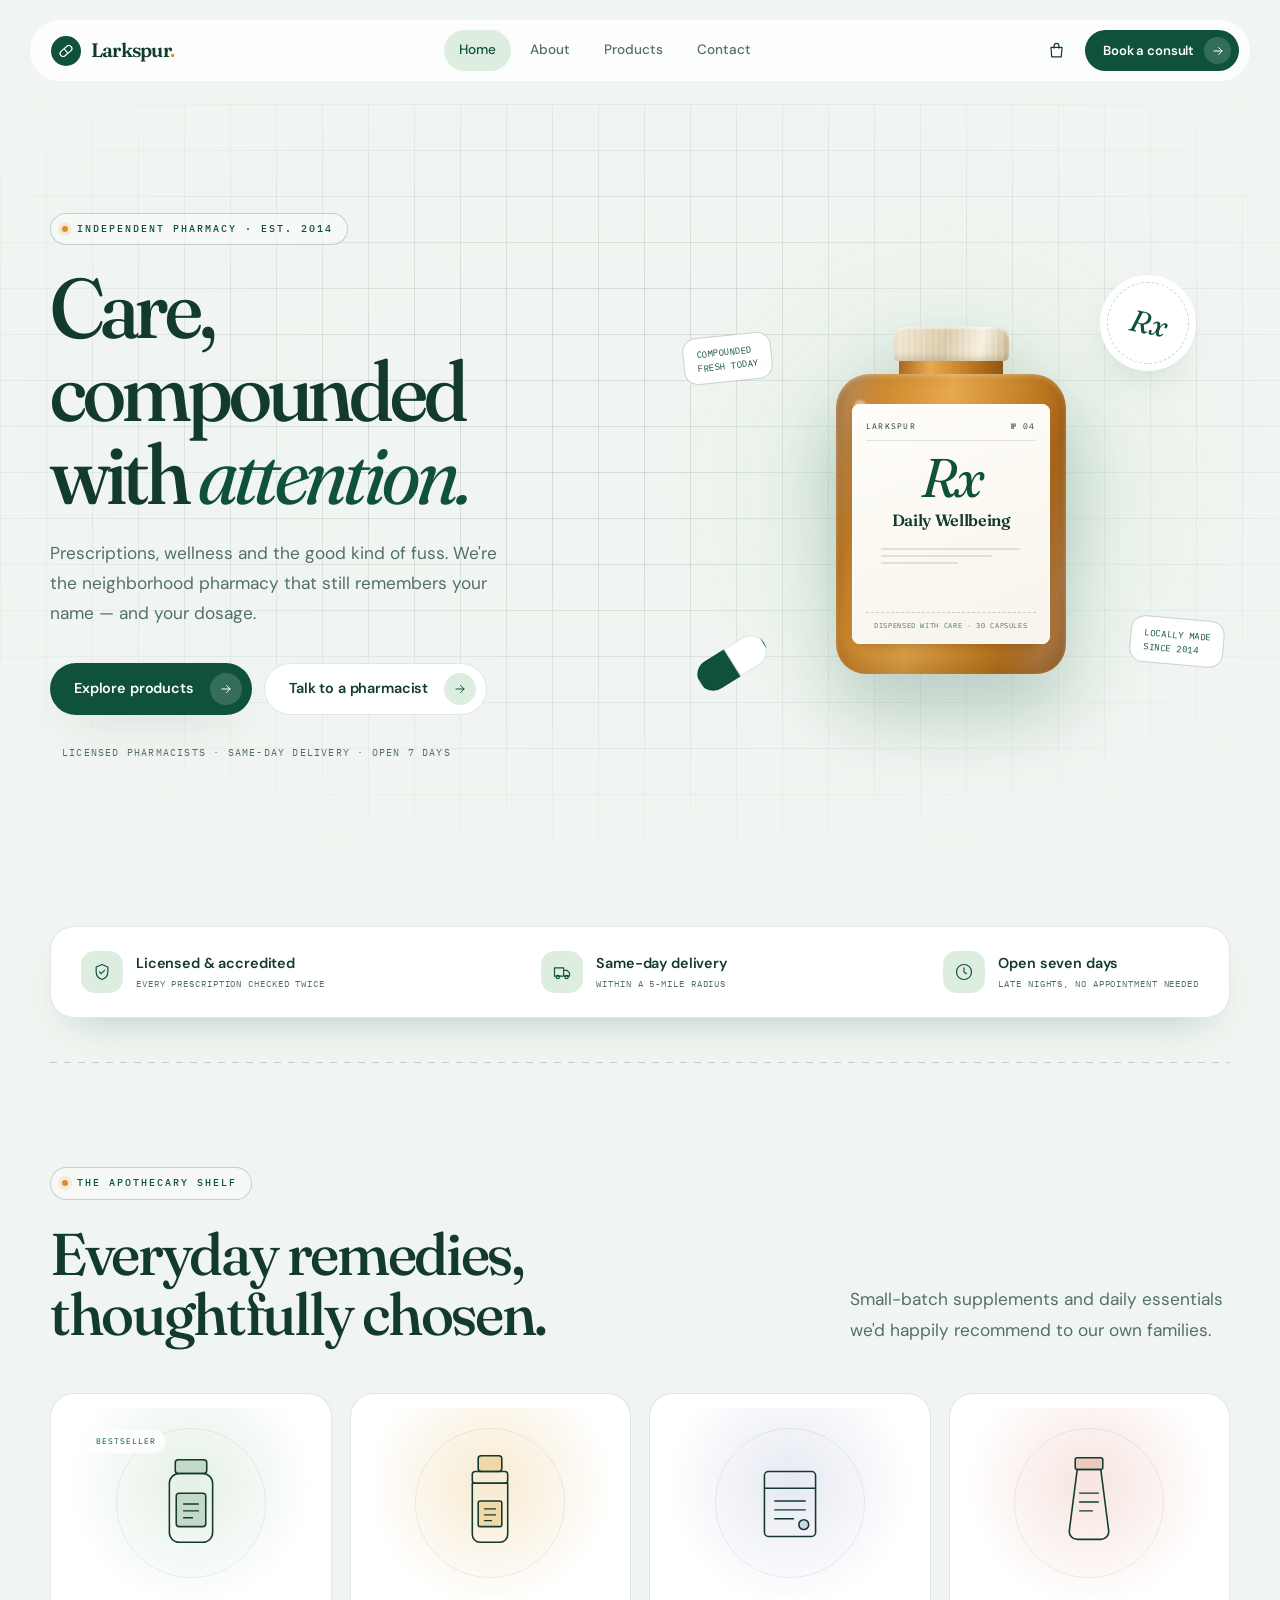
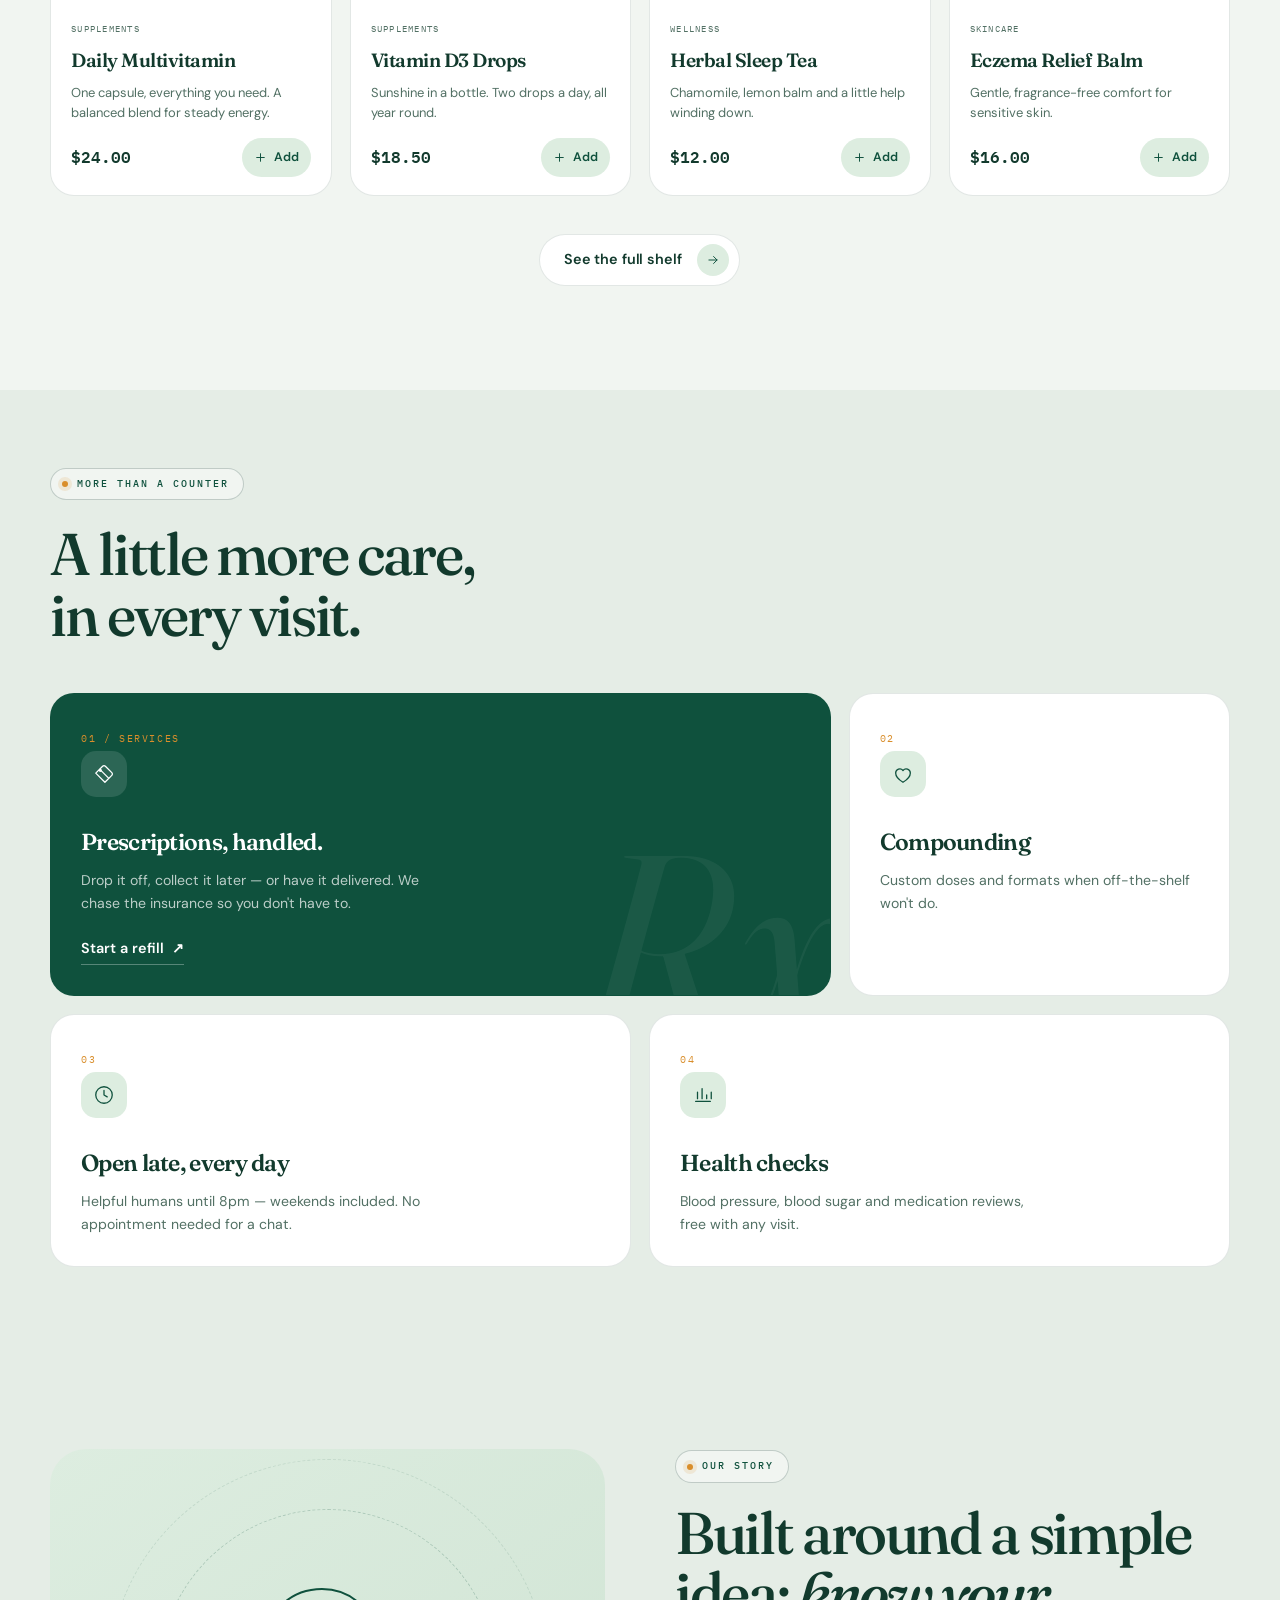
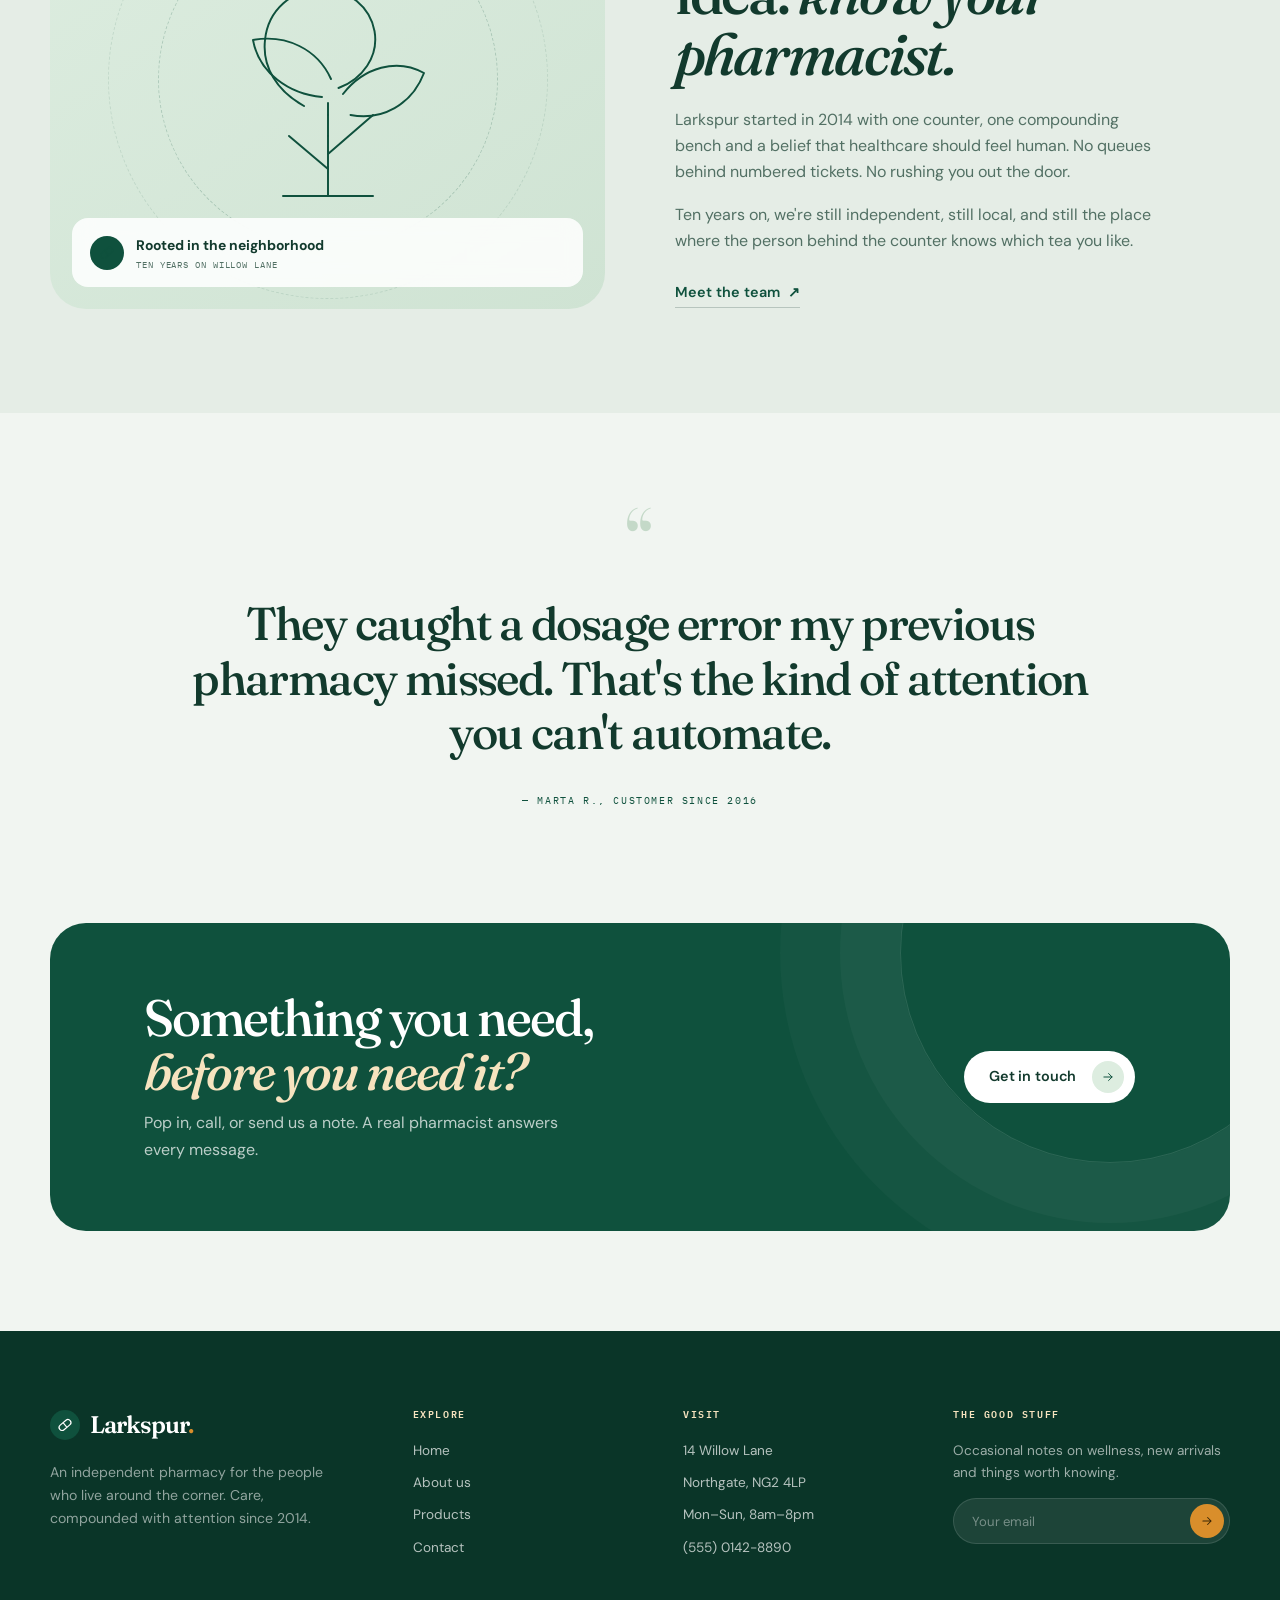
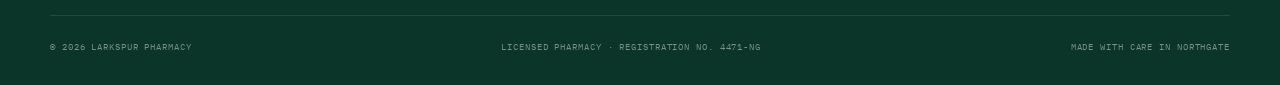
<file: index.html>
<!DOCTYPE html>
<html lang="en">
<head>
  <meta charset="UTF-8">
  <meta name="viewport" content="width=device-width, initial-scale=1.0">
  <meta name="description" content="Larkspur Pharmacy — an independent neighborhood pharmacy for prescriptions, wellness and everyday care.">
  <title>Larkspur Pharmacy — Care, compounded with attention</title>
  <script>document.documentElement.classList.add('js');</script>
  <link rel="icon" type="image/svg+xml" href="img/favicon.svg">
  <link rel="stylesheet" href="assets/fonts/fonts.css">
  <link rel="stylesheet" href="assets/css/style.css">
</head>
<body data-page="home">

  <!-- ===== floating pill navigation ===== -->
  <header class="site-header" id="siteHeader">
    <nav class="nav-shell" aria-label="Main navigation">
      <a class="brand" href="index.html" aria-label="Larkspur Pharmacy home">
        <span class="brand-mark" aria-hidden="true">
          <svg viewBox="0 0 24 24" fill="none" stroke="currentColor" stroke-width="1.6"><rect x="3" y="8" width="18" height="8" rx="4" transform="rotate(-40 12 12)"/><path d="M12 8v8" transform="rotate(-40 12 12)"/></svg>
        </span>
        <span class="brand-name">Larkspur<span class="brand-dot">.</span></span>
      </a>
      <ul class="nav-links">
        <li><a class="nav-link" data-nav="home" href="index.html">Home</a></li>
        <li><a class="nav-link" data-nav="about" href="about.html">About</a></li>
        <li><a class="nav-link" data-nav="products" href="products.html">Products</a></li>
        <li><a class="nav-link" data-nav="contact" href="contact.html">Contact</a></li>
      </ul>
      <div class="nav-actions">
        <button class="bag-button" id="bagButton" aria-label="Shopping bag, 0 items">
          <svg viewBox="0 0 24 24" fill="none" stroke="currentColor" stroke-width="1.5" stroke-linecap="round" stroke-linejoin="round" aria-hidden="true"><path d="M5 8h14l-1 12H6L5 8Z"/><path d="M9 9V6a3 3 0 0 1 6 0v3"/></svg>
          <span class="bag-count" id="bagCount">0</span>
        </button>
        <a class="btn btn-primary btn-sm" href="contact.html">Book a consult <span class="btn-icon"><svg viewBox="0 0 24 24" fill="none" stroke="currentColor" stroke-width="1.7" stroke-linecap="round" stroke-linejoin="round" aria-hidden="true"><path d="M5 12h14M13 6l6 6-6 6"/></svg></span></a>
        <button class="menu-toggle" id="menuToggle" aria-expanded="false" aria-controls="menuOverlay" aria-label="Open menu"><span></span><span></span></button>
      </div>
    </nav>
  </header>

  <div class="menu-overlay" id="menuOverlay" aria-hidden="true">
    <nav class="menu-inner" aria-label="Mobile navigation">
      <a style="--i:0" href="index.html">Home</a>
      <a style="--i:1" href="about.html">About</a>
      <a style="--i:2" href="products.html">Products</a>
      <a style="--i:3" href="contact.html">Contact</a>
    </nav>
    <div class="menu-foot">
      <span>14 Willow Lane · Northgate</span>
      <span>Open until 8pm today</span>
      <span>(555) 0142-8890</span>
    </div>
  </div>

  <main>
    <!-- ===== hero ===== -->
    <section class="hero grid-bg">
      <div class="wrap">
        <div class="hero-copy">
          <span class="eyebrow">Independent pharmacy · Est. 2014</span>
          <h1 class="display">Care, compounded<br>with <em>attention.</em></h1>
          <p class="lead">Prescriptions, wellness and the good kind of fuss. We're the neighborhood pharmacy that still remembers your name — and your dosage.</p>
          <div class="hero-actions">
            <a class="btn btn-primary" href="products.html">Explore products <span class="btn-icon"><svg viewBox="0 0 24 24" fill="none" stroke="currentColor" stroke-width="1.7" stroke-linecap="round" stroke-linejoin="round" aria-hidden="true"><path d="M5 12h14M13 6l6 6-6 6"/></svg></span></a>
            <a class="btn btn-ghost" href="contact.html">Talk to a pharmacist <span class="btn-icon"><svg viewBox="0 0 24 24" fill="none" stroke="currentColor" stroke-width="1.7" stroke-linecap="round" stroke-linejoin="round" aria-hidden="true"><path d="M5 12h14M13 6l6 6-6 6"/></svg></span></a>
          </div>
          <div class="hero-note">
            <span class="dots" aria-hidden="true"><i></i><i></i><i></i></span>
            Licensed pharmacists · Same-day delivery · Open 7 days
          </div>
        </div>

        <!-- signature amber bottle -->
        <div class="hero-visual" aria-hidden="true">
          <div class="halo"></div>
          <div class="seal"><span>Rx</span></div>
          <div class="float-tag float-tag--one">Compounded<br>fresh today</div>
          <div class="bottle">
            <div class="bottle-cap"></div>
            <div class="bottle-neck"></div>
            <div class="bottle-body">
              <div class="bottle-shine"></div>
              <div class="bottle-label">
                <div class="label-top"><span>LARKSPUR</span><span>№ 04</span></div>
                <div class="label-rx">Rx</div>
                <div class="label-name">Daily Wellbeing</div>
                <div class="label-lines"><i></i><i></i><i></i></div>
                <div class="label-foot">DISPENSED WITH CARE · 30 CAPSULES</div>
              </div>
            </div>
          </div>
          <div class="capsule-float"></div>
          <div class="float-tag float-tag--two">Locally made<br>since 2014</div>
        </div>
      </div>
    </section>

    <!-- ===== assurance strip ===== -->
    <section class="assurance">
      <div class="wrap">
        <div class="assurance-row reveal">
          <div class="assurance-item">
            <div class="assurance-icon"><svg viewBox="0 0 24 24" fill="none" stroke="currentColor" stroke-width="1.4" stroke-linecap="round" stroke-linejoin="round"><path d="M12 3l7 3v6c0 4.5-3 7.6-7 9-4-1.4-7-4.5-7-9V6l7-3Z"/><path d="M9 12l2 2 4-4"/></svg></div>
            <div><strong>Licensed &amp; accredited</strong><small>Every prescription checked twice</small></div>
          </div>
          <div class="assurance-item">
            <div class="assurance-icon"><svg viewBox="0 0 24 24" fill="none" stroke="currentColor" stroke-width="1.4" stroke-linecap="round" stroke-linejoin="round"><path d="M3 7h11v10H3zM14 10h4l3 3v4h-7z"/><circle cx="7" cy="18" r="2"/><circle cx="17.5" cy="18" r="2"/></svg></div>
            <div><strong>Same-day delivery</strong><small>Within a 5-mile radius</small></div>
          </div>
          <div class="assurance-item">
            <div class="assurance-icon"><svg viewBox="0 0 24 24" fill="none" stroke="currentColor" stroke-width="1.4" stroke-linecap="round" stroke-linejoin="round"><circle cx="12" cy="12" r="9"/><path d="M12 7v5l3 2"/></svg></div>
            <div><strong>Open seven days</strong><small>Late nights, no appointment needed</small></div>
          </div>
        </div>
      </div>
    </section>

    <div class="wrap"><div class="perforation"></div></div>

    <!-- ===== featured products ===== -->
    <section class="section">
      <div class="wrap">
        <div class="section-head reveal">
          <div class="section-head-copy">
            <span class="eyebrow">The apothecary shelf</span>
            <h2 class="section-title">Everyday remedies,<br>thoughtfully chosen.</h2>
          </div>
          <p class="lead">Small-batch supplements and daily essentials we'd happily recommend to our own families.</p>
        </div>

        <div class="product-grid">
          <article class="product-card reveal">
            <div class="product-art art-a">
              <span class="product-tag">Bestseller</span>
              <img src="img/supplement.svg" alt="" aria-hidden="true">
            </div>
            <div class="product-info">
              <span class="product-cat">Supplements</span>
              <h3>Daily Multivitamin</h3>
              <p>One capsule, everything you need. A balanced blend for steady energy.</p>
              <div class="product-bottom"><span class="price">$24.00</span><button class="add-btn" type="button"><svg viewBox="0 0 24 24" fill="none" stroke="currentColor" stroke-width="1.8" stroke-linecap="round"><path d="M12 5v14M5 12h14"/></svg> Add</button></div>
            </div>
          </article>

          <article class="product-card reveal">
            <div class="product-art art-b">
              <img src="img/dropper.svg" alt="" aria-hidden="true">
            </div>
            <div class="product-info">
              <span class="product-cat">Supplements</span>
              <h3>Vitamin D3 Drops</h3>
              <p>Sunshine in a bottle. Two drops a day, all year round.</p>
              <div class="product-bottom"><span class="price">$18.50</span><button class="add-btn" type="button"><svg viewBox="0 0 24 24" fill="none" stroke="currentColor" stroke-width="1.8" stroke-linecap="round"><path d="M12 5v14M5 12h14"/></svg> Add</button></div>
            </div>
          </article>

          <article class="product-card reveal">
            <div class="product-art art-c">
              <img src="img/tea-box.svg" alt="" aria-hidden="true">
            </div>
            <div class="product-info">
              <span class="product-cat">Wellness</span>
              <h3>Herbal Sleep Tea</h3>
              <p>Chamomile, lemon balm and a little help winding down.</p>
              <div class="product-bottom"><span class="price">$12.00</span><button class="add-btn" type="button"><svg viewBox="0 0 24 24" fill="none" stroke="currentColor" stroke-width="1.8" stroke-linecap="round"><path d="M12 5v14M5 12h14"/></svg> Add</button></div>
            </div>
          </article>

          <article class="product-card reveal">
            <div class="product-art art-d">
              <img src="img/balm.svg" alt="" aria-hidden="true">
            </div>
            <div class="product-info">
              <span class="product-cat">Skincare</span>
              <h3>Eczema Relief Balm</h3>
              <p>Gentle, fragrance-free comfort for sensitive skin.</p>
              <div class="product-bottom"><span class="price">$16.00</span><button class="add-btn" type="button"><svg viewBox="0 0 24 24" fill="none" stroke="currentColor" stroke-width="1.8" stroke-linecap="round"><path d="M12 5v14M5 12h14"/></svg> Add</button></div>
            </div>
          </article>
        </div>

        <div style="text-align:center;margin-top:38px" class="reveal">
          <a class="btn btn-ghost" href="products.html">See the full shelf <span class="btn-icon"><svg viewBox="0 0 24 24" fill="none" stroke="currentColor" stroke-width="1.7" stroke-linecap="round" stroke-linejoin="round" aria-hidden="true"><path d="M5 12h14M13 6l6 6-6 6"/></svg></span></a>
        </div>
      </div>
    </section>

    <!-- ===== services bento ===== -->
    <section class="section section--tight" style="background:var(--paper-deep)">
      <div class="wrap">
        <div class="section-head reveal">
          <div class="section-head-copy">
            <span class="eyebrow">More than a counter</span>
            <h2 class="section-title">A little more care,<br>in every visit.</h2>
          </div>
        </div>
        <div class="bento">
          <article class="bento-card bento-card--wide bento-card--dark reveal">
            <span class="bento-num">01 / SERVICES</span>
            <div class="bento-icon"><svg viewBox="0 0 24 24" fill="none" stroke="currentColor" stroke-width="1.4" stroke-linecap="round" stroke-linejoin="round"><path d="M10.5 3.5 3 11l10 10 7.5-7.5a2.1 2.1 0 0 0 0-3L13.5 3.5a2.1 2.1 0 0 0-3 0Z"/><path d="M7.5 7 17 16.5"/><circle cx="8" cy="8" r="1"/></svg></div>
            <h3>Prescriptions, handled.</h3>
            <p>Drop it off, collect it later — or have it delivered. We chase the insurance so you don't have to.</p>
            <a class="text-link" href="contact.html">Start a refill <span aria-hidden="true">↗</span></a>
          </article>
          <article class="bento-card bento-card--half reveal">
            <span class="bento-num">02</span>
            <div class="bento-icon"><svg viewBox="0 0 24 24" fill="none" stroke="currentColor" stroke-width="1.4" stroke-linecap="round" stroke-linejoin="round"><path d="M12 21s-8-4.6-8-10a4.5 4.5 0 0 1 8-2.8A4.5 4.5 0 0 1 20 11c0 5.4-8 10-8 10Z"/></svg></div>
            <h3>Compounding</h3>
            <p>Custom doses and formats when off-the-shelf won't do.</p>
          </article>
          <article class="bento-card bento-card--third reveal">
            <span class="bento-num">03</span>
            <div class="bento-icon"><svg viewBox="0 0 24 24" fill="none" stroke="currentColor" stroke-width="1.4" stroke-linecap="round" stroke-linejoin="round"><circle cx="12" cy="12" r="9"/><path d="M12 7v5l3.5 2"/></svg></div>
            <h3>Open late, every day</h3>
            <p>Helpful humans until 8pm — weekends included. No appointment needed for a chat.</p>
          </article>
          <article class="bento-card bento-card--third reveal">
            <span class="bento-num">04</span>
            <div class="bento-icon"><svg viewBox="0 0 24 24" fill="none" stroke="currentColor" stroke-width="1.4" stroke-linecap="round" stroke-linejoin="round"><path d="M4 19h16M6 16V9M11 16V5M16 16v-4M21 16v-7"/></svg></div>
            <h3>Health checks</h3>
            <p>Blood pressure, blood sugar and medication reviews, free with any visit.</p>
          </article>
        </div>
      </div>
    </section>

    <!-- ===== story teaser ===== -->
    <section class="story section">
      <div class="wrap">
        <div class="story-visual reveal" aria-hidden="true">
          <div class="ring"></div><div class="ring"></div>
          <svg viewBox="0 0 200 200" fill="none" stroke="currentColor" stroke-width="1.3" stroke-linecap="round" stroke-linejoin="round">
            <path d="M84 118c-18-10-28-26-26-44 2-20 18-34 38-34 18 0 32 12 35 28 3 17-8 32-24 38"/>
            <path d="M96 112c-22-2-42-16-46-38 22-4 43 6 52 26"/>
            <path d="M110 110c14-18 36-24 54-14-8 21-28 32-49 28"/>
            <path d="M100 116v62M100 150l30-26M100 160l-26-22"/>
            <path d="M70 178h60"/>
          </svg>
          <div class="story-badge"><span class="brand-mark" aria-hidden="true" style="width:34px;height:34px;flex:0 0 34px"><svg viewBox="0 0 24 24" fill="none" stroke="currentColor" stroke-width="1.6"><rect x="3" y="8" width="18" height="8" rx="4" transform="rotate(-40 12 12)"/><path d="M12 8v8" transform="rotate(-40 12 12)"/></svg></span><div><strong>Rooted in the neighborhood</strong><small>Ten years on Willow Lane</small></div></div>
        </div>
        <div class="story-copy reveal">
          <span class="eyebrow">Our story</span>
          <h2 class="section-title">Built around a simple idea: <em>know your pharmacist.</em></h2>
          <p>Larkspur started in 2014 with one counter, one compounding bench and a belief that healthcare should feel human. No queues behind numbered tickets. No rushing you out the door.</p>
          <p>Ten years on, we're still independent, still local, and still the place where the person behind the counter knows which tea you like.</p>
          <a class="text-link" href="about.html" style="margin-top:10px">Meet the team <span aria-hidden="true">↗</span></a>
        </div>
      </div>
    </section>

    <!-- ===== quote ===== -->
    <section class="quote-section">
      <div class="wrap reveal">
        <div class="quote-mark" aria-hidden="true">“</div>
        <blockquote>They caught a dosage error my previous pharmacy missed. That's the kind of attention you can't automate.</blockquote>
        <cite>— Marta R., customer since 2016</cite>
      </div>
    </section>

    <!-- ===== CTA ===== -->
    <section class="cta-band">
      <div class="wrap">
        <div class="cta-inner reveal">
          <div>
            <h2>Something you need,<br><em>before you need it?</em></h2>
            <p>Pop in, call, or send us a note. A real pharmacist answers every message.</p>
          </div>
          <a class="btn btn-ghost" href="contact.html">Get in touch <span class="btn-icon"><svg viewBox="0 0 24 24" fill="none" stroke="currentColor" stroke-width="1.7" stroke-linecap="round" stroke-linejoin="round" aria-hidden="true"><path d="M5 12h14M13 6l6 6-6 6"/></svg></span></a>
        </div>
      </div>
    </section>
  </main>

  <footer class="site-footer">
    <div class="wrap">
      <div class="footer-top">
        <div class="footer-brand">
          <a class="brand" href="index.html"><span class="brand-mark" aria-hidden="true"><svg viewBox="0 0 24 24" fill="none" stroke="currentColor" stroke-width="1.6"><rect x="3" y="8" width="18" height="8" rx="4" transform="rotate(-40 12 12)"/><path d="M12 8v8" transform="rotate(-40 12 12)"/></svg></span><span class="brand-name">Larkspur<span class="brand-dot">.</span></span></a>
          <p>An independent pharmacy for the people who live around the corner. Care, compounded with attention since 2014.</p>
        </div>
        <div class="footer-col">
          <h4>Explore</h4>
          <ul><li><a href="index.html">Home</a></li><li><a href="about.html">About us</a></li><li><a href="products.html">Products</a></li><li><a href="contact.html">Contact</a></li></ul>
        </div>
        <div class="footer-col">
          <h4>Visit</h4>
          <ul><li>14 Willow Lane</li><li>Northgate, NG2 4LP</li><li>Mon–Sun, 8am–8pm</li><li>(555) 0142-8890</li></ul>
        </div>
        <div class="footer-col footer-news">
          <h4>The good stuff</h4>
          <p>Occasional notes on wellness, new arrivals and things worth knowing.</p>
          <form class="footer-form"><label class="sr-only" for="footerEmail">Email address</label><input id="footerEmail" type="email" placeholder="Your email"><button type="submit" aria-label="Subscribe"><svg viewBox="0 0 24 24" fill="none" stroke="currentColor" stroke-width="1.8" stroke-linecap="round" stroke-linejoin="round"><path d="M5 12h14M13 6l6 6-6 6"/></svg></button></form>
        </div>
      </div>
      <div class="footer-bottom"><span>© 2026 Larkspur Pharmacy</span><span>Licensed pharmacy · Registration No. 4471-NG</span><span>Made with care in Northgate</span></div>
    </div>
  </footer>

  <script src="assets/js/script.js"></script>
</body>
</html>
</file>
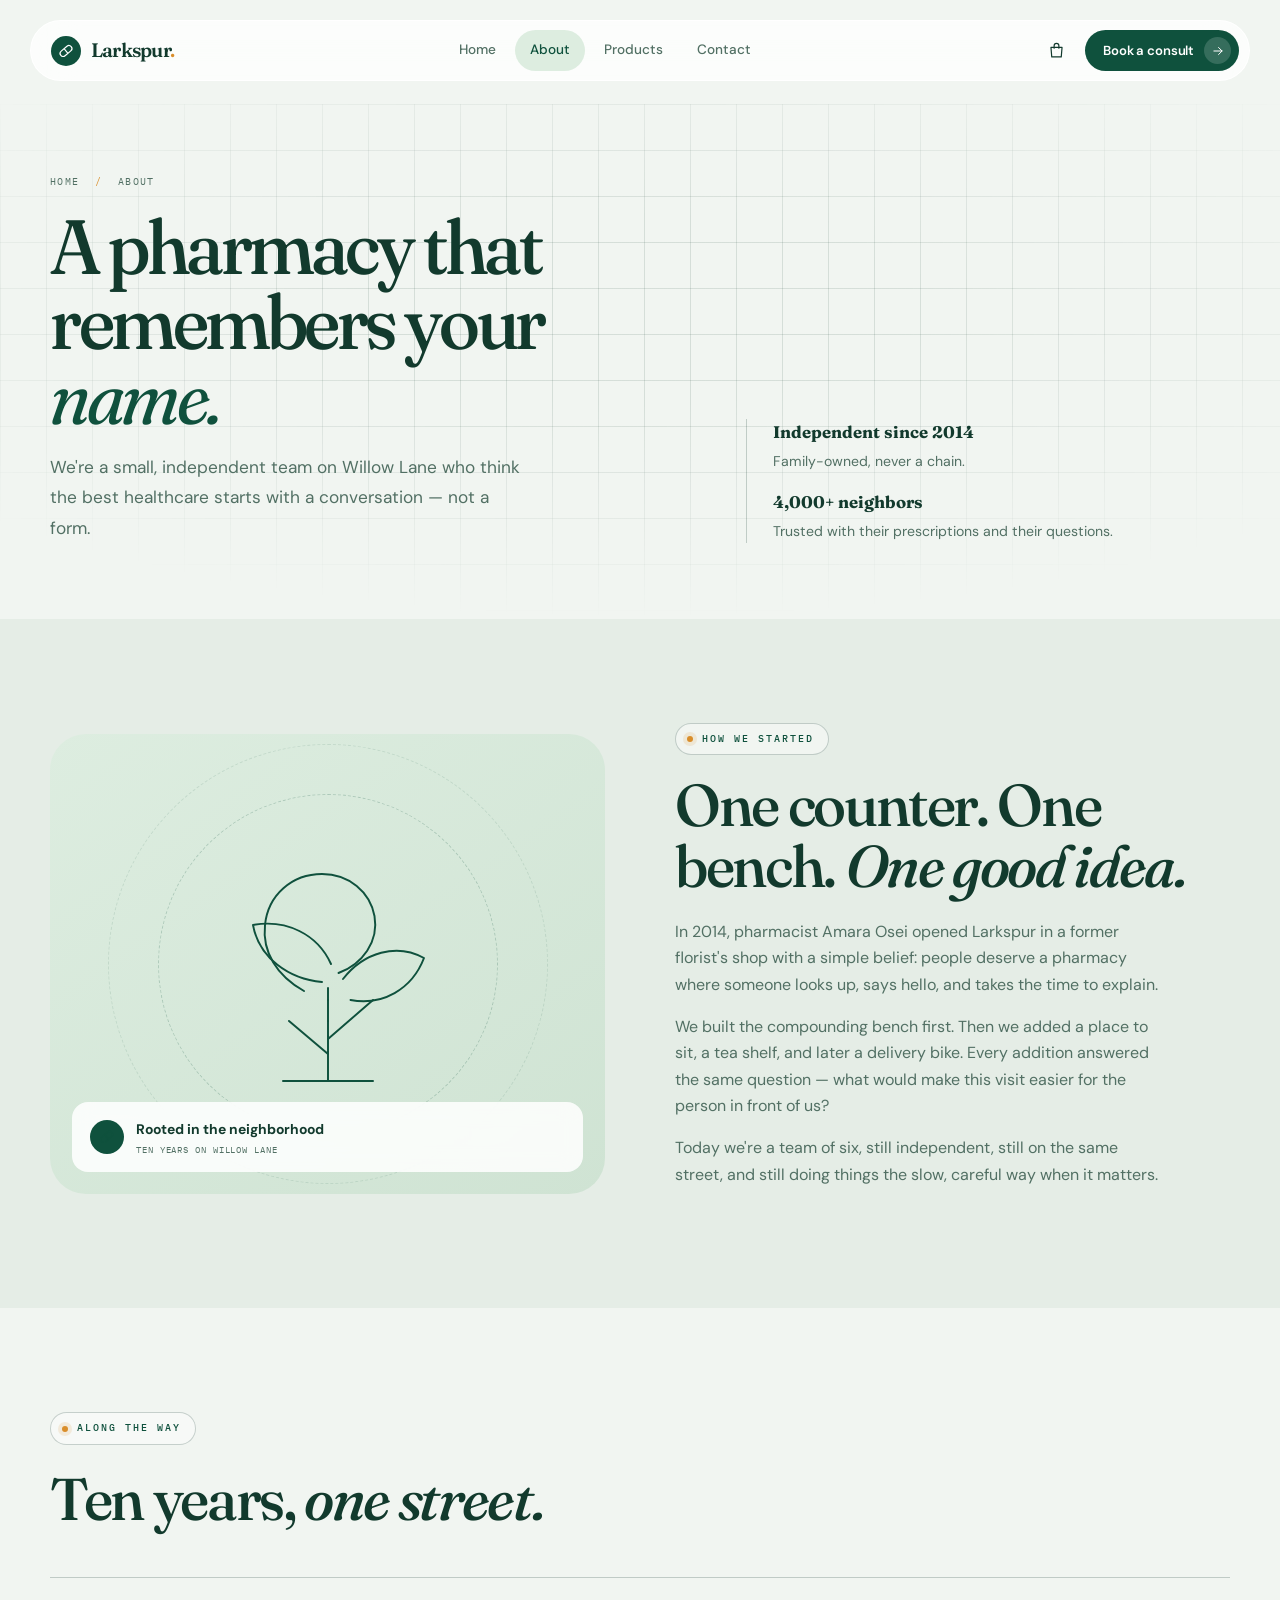
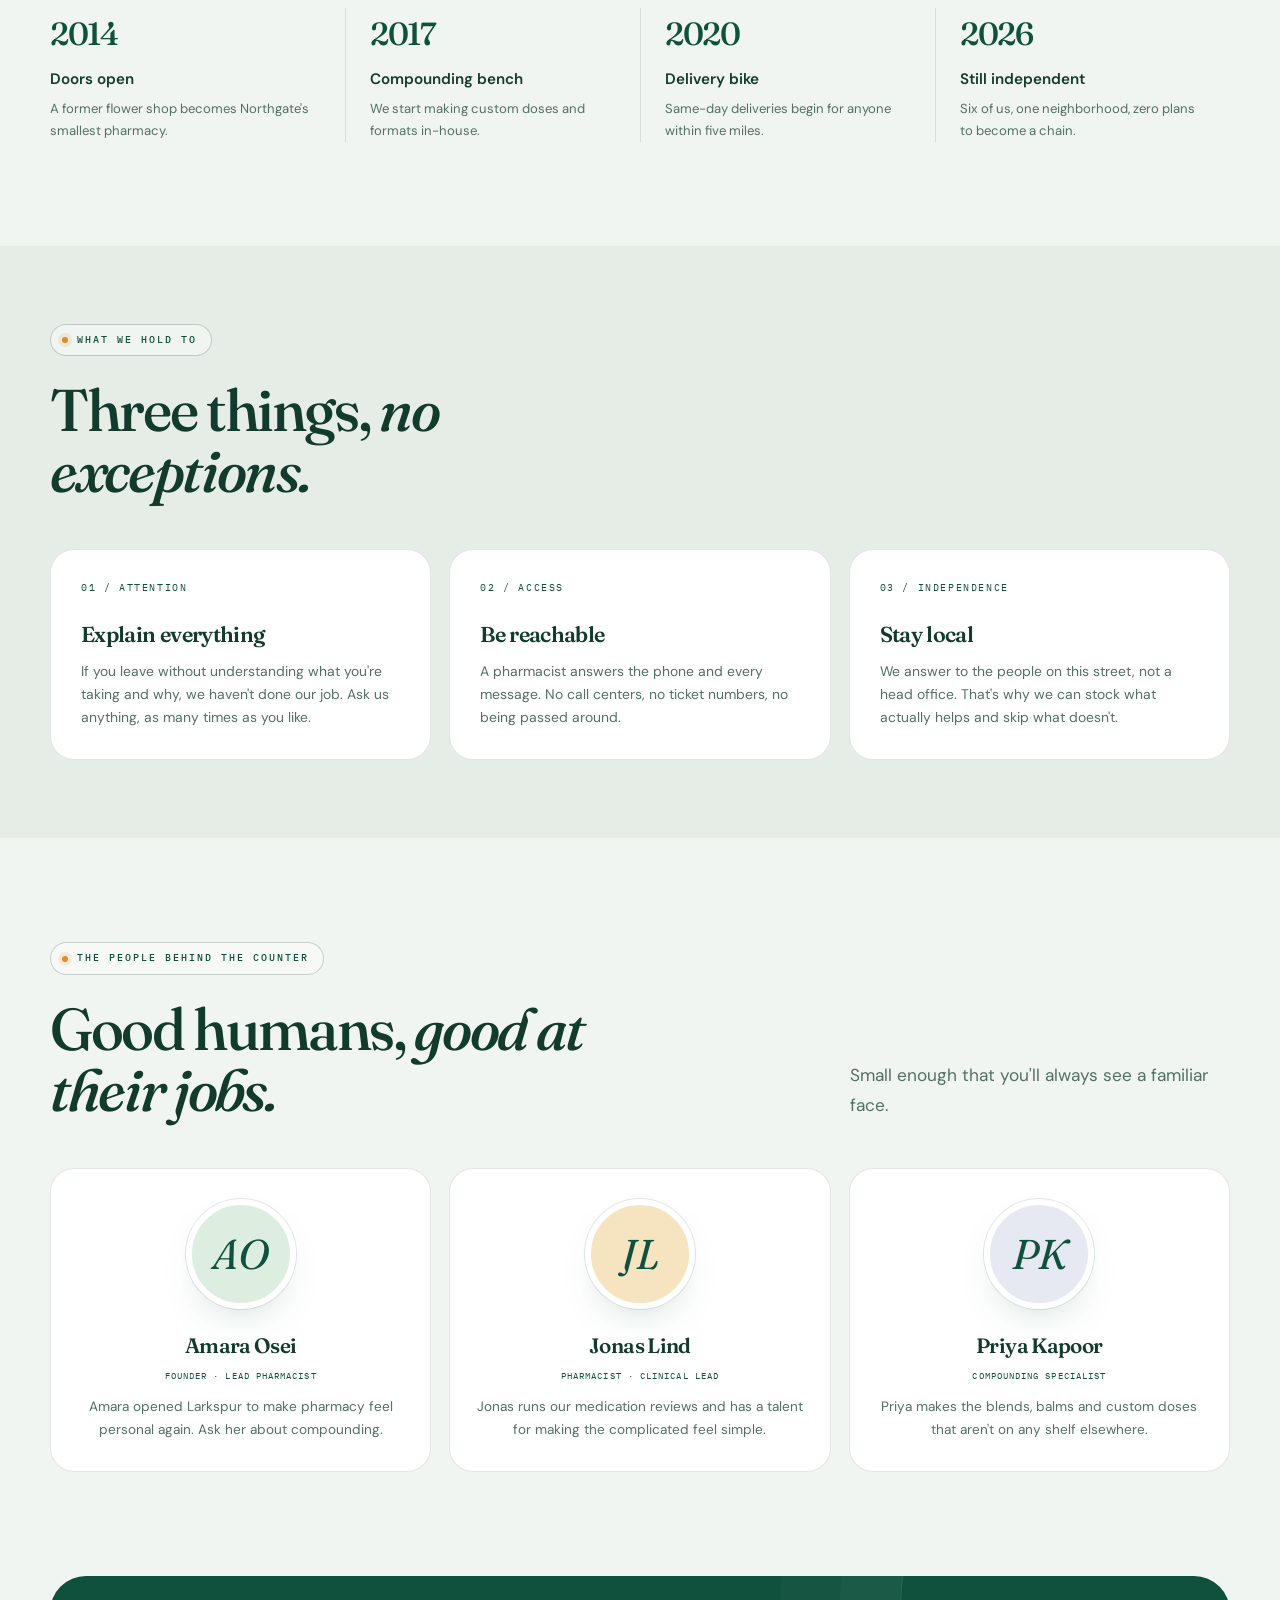
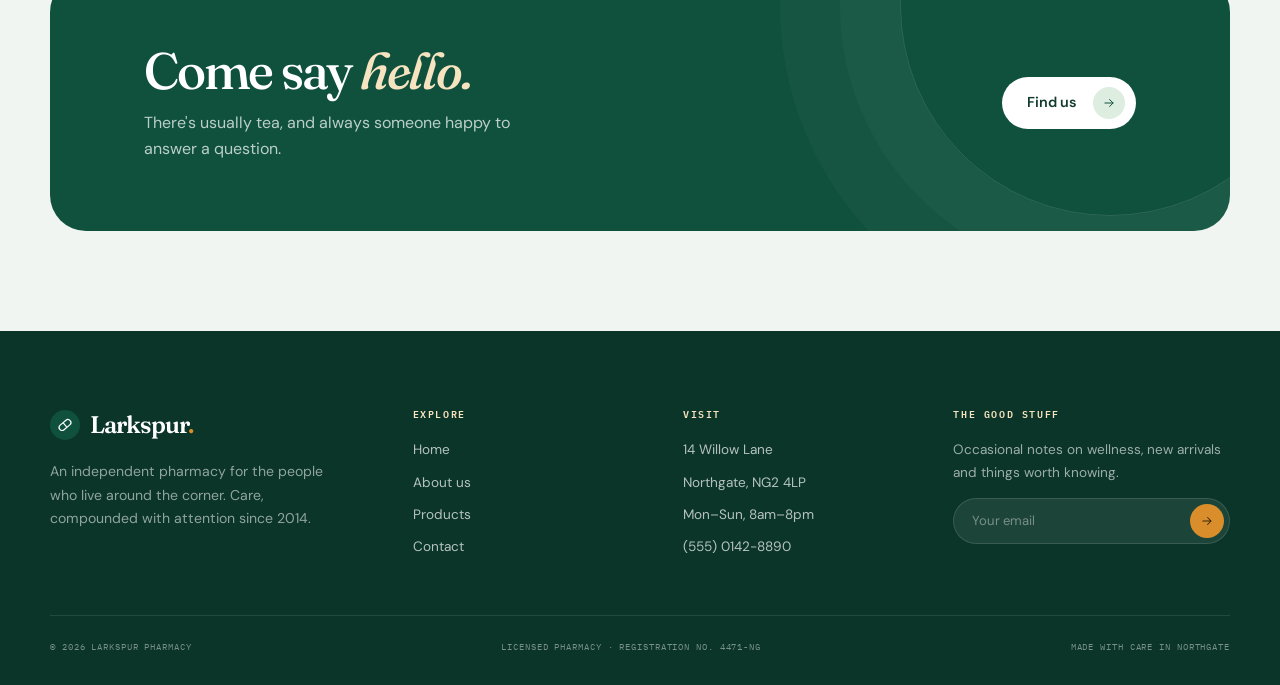
<file: about.html>
<!DOCTYPE html>
<html lang="en">
<head>
  <meta charset="UTF-8">
  <meta name="viewport" content="width=device-width, initial-scale=1.0">
  <meta name="description" content="Meet Larkspur Pharmacy — the independent neighborhood pharmacy on Willow Lane. Our story, our people, our principles.">
  <title>About Us — Larkspur Pharmacy</title>
  <script>document.documentElement.classList.add('js');</script>
  <link rel="icon" type="image/svg+xml" href="img/favicon.svg">
  <link rel="stylesheet" href="assets/fonts/fonts.css">
  <link rel="stylesheet" href="assets/css/style.css">
</head>
<body data-page="about">

  <header class="site-header" id="siteHeader">
    <nav class="nav-shell" aria-label="Main navigation">
      <a class="brand" href="index.html" aria-label="Larkspur Pharmacy home">
        <span class="brand-mark" aria-hidden="true"><svg viewBox="0 0 24 24" fill="none" stroke="currentColor" stroke-width="1.6"><rect x="3" y="8" width="18" height="8" rx="4" transform="rotate(-40 12 12)"/><path d="M12 8v8" transform="rotate(-40 12 12)"/></svg></span>
        <span class="brand-name">Larkspur<span class="brand-dot">.</span></span>
      </a>
      <ul class="nav-links">
        <li><a class="nav-link" data-nav="home" href="index.html">Home</a></li>
        <li><a class="nav-link" data-nav="about" href="about.html">About</a></li>
        <li><a class="nav-link" data-nav="products" href="products.html">Products</a></li>
        <li><a class="nav-link" data-nav="contact" href="contact.html">Contact</a></li>
      </ul>
      <div class="nav-actions">
        <button class="bag-button" id="bagButton" aria-label="Shopping bag, 0 items"><svg viewBox="0 0 24 24" fill="none" stroke="currentColor" stroke-width="1.5" stroke-linecap="round" stroke-linejoin="round" aria-hidden="true"><path d="M5 8h14l-1 12H6L5 8Z"/><path d="M9 9V6a3 3 0 0 1 6 0v3"/></svg><span class="bag-count" id="bagCount">0</span></button>
        <a class="btn btn-primary btn-sm" href="contact.html">Book a consult <span class="btn-icon"><svg viewBox="0 0 24 24" fill="none" stroke="currentColor" stroke-width="1.7" stroke-linecap="round" stroke-linejoin="round" aria-hidden="true"><path d="M5 12h14M13 6l6 6-6 6"/></svg></span></a>
        <button class="menu-toggle" id="menuToggle" aria-expanded="false" aria-controls="menuOverlay" aria-label="Open menu"><span></span><span></span></button>
      </div>
    </nav>
  </header>

  <div class="menu-overlay" id="menuOverlay" aria-hidden="true">
    <nav class="menu-inner" aria-label="Mobile navigation">
      <a style="--i:0" href="index.html">Home</a><a style="--i:1" href="about.html">About</a><a style="--i:2" href="products.html">Products</a><a style="--i:3" href="contact.html">Contact</a>
    </nav>
    <div class="menu-foot"><span>14 Willow Lane · Northgate</span><span>Open until 8pm today</span><span>(555) 0142-8890</span></div>
  </div>

  <main>
    <!-- page hero -->
    <section class="page-hero grid-bg">
      <div class="wrap">
        <div>
          <div class="breadcrumb">Home <span>/</span> About</div>
          <h1 class="display">A pharmacy that<br>remembers your <em>name.</em></h1>
          <p class="lead">We're a small, independent team on Willow Lane who think the best healthcare starts with a conversation — not a form.</p>
        </div>
        <div class="page-hero-aside">
          <p><strong>Independent since 2014</strong>Family-owned, never a chain.</p>
          <p><strong>4,000+ neighbors</strong>Trusted with their prescriptions and their questions.</p>
        </div>
      </div>
    </section>

    <!-- story -->
    <section class="story section">
      <div class="wrap">
        <div class="story-visual reveal" aria-hidden="true">
          <div class="ring"></div><div class="ring"></div>
          <svg viewBox="0 0 200 200" fill="none" stroke="currentColor" stroke-width="1.3" stroke-linecap="round" stroke-linejoin="round">
            <path d="M84 118c-18-10-28-26-26-44 2-20 18-34 38-34 18 0 32 12 35 28 3 17-8 32-24 38"/>
            <path d="M96 112c-22-2-42-16-46-38 22-4 43 6 52 26"/>
            <path d="M110 110c14-18 36-24 54-14-8 21-28 32-49 28"/>
            <path d="M100 116v62M100 150l30-26M100 160l-26-22"/><path d="M70 178h60"/>
          </svg>
          <div class="story-badge"><span class="brand-mark" aria-hidden="true" style="width:34px;height:34px;flex:0 0 34px"><svg viewBox="0 0 24 24" fill="none" stroke="currentColor" stroke-width="1.6"><rect x="3" y="8" width="18" height="8" rx="4" transform="rotate(-40 12 12)"/><path d="M12 8v8" transform="rotate(-40 12 12)"/></svg></span><div><strong>Rooted in the neighborhood</strong><small>Ten years on Willow Lane</small></div></div>
        </div>
        <div class="story-copy reveal">
          <span class="eyebrow">How we started</span>
          <h2 class="section-title">One counter. One bench. <em>One good idea.</em></h2>
          <p>In 2014, pharmacist Amara Osei opened Larkspur in a former florist's shop with a simple belief: people deserve a pharmacy where someone looks up, says hello, and takes the time to explain.</p>
          <p>We built the compounding bench first. Then we added a place to sit, a tea shelf, and later a delivery bike. Every addition answered the same question — what would make this visit easier for the person in front of us?</p>
          <p>Today we're a team of six, still independent, still on the same street, and still doing things the slow, careful way when it matters.</p>
        </div>
      </div>
    </section>

    <!-- timeline -->
    <section class="section">
      <div class="wrap">
        <div class="section-head reveal"><div class="section-head-copy"><span class="eyebrow">Along the way</span><h2 class="section-title">Ten years, <em>one street.</em></h2></div></div>
        <div class="timeline reveal">
          <div class="timeline-item"><div class="timeline-year">2014</div><h3>Doors open</h3><p>A former flower shop becomes Northgate's smallest pharmacy.</p></div>
          <div class="timeline-item"><div class="timeline-year">2017</div><h3>Compounding bench</h3><p>We start making custom doses and formats in-house.</p></div>
          <div class="timeline-item"><div class="timeline-year">2020</div><h3>Delivery bike</h3><p>Same-day deliveries begin for anyone within five miles.</p></div>
          <div class="timeline-item"><div class="timeline-year">2026</div><h3>Still independent</h3><p>Six of us, one neighborhood, zero plans to become a chain.</p></div>
        </div>
      </div>
    </section>

    <!-- values -->
    <section class="section section--tight" style="background:var(--paper-deep)">
      <div class="wrap">
        <div class="section-head reveal"><div class="section-head-copy"><span class="eyebrow">What we hold to</span><h2 class="section-title">Three things, <em>no exceptions.</em></h2></div></div>
        <div class="values-grid">
          <article class="value-card reveal"><span class="bento-num">01 / ATTENTION</span><h3>Explain everything</h3><p>If you leave without understanding what you're taking and why, we haven't done our job. Ask us anything, as many times as you like.</p></article>
          <article class="value-card reveal"><span class="bento-num">02 / ACCESS</span><h3>Be reachable</h3><p>A pharmacist answers the phone and every message. No call centers, no ticket numbers, no being passed around.</p></article>
          <article class="value-card reveal"><span class="bento-num">03 / INDEPENDENCE</span><h3>Stay local</h3><p>We answer to the people on this street, not a head office. That's why we can stock what actually helps and skip what doesn't.</p></article>
        </div>
      </div>
    </section>

    <!-- team -->
    <section class="section">
      <div class="wrap">
        <div class="section-head reveal">
          <div class="section-head-copy"><span class="eyebrow">The people behind the counter</span><h2 class="section-title">Good humans, <em>good at their jobs.</em></h2></div>
          <p class="lead">Small enough that you'll always see a familiar face.</p>
        </div>
        <div class="team-grid">
          <article class="team-card reveal"><div class="avatar" style="--avatar-bg:#DDEDE0">AO</div><h3>Amara Osei</h3><small>Founder · Lead pharmacist</small><p>Amara opened Larkspur to make pharmacy feel personal again. Ask her about compounding.</p></article>
          <article class="team-card reveal"><div class="avatar" style="--avatar-bg:#F6E3BF">JL</div><h3>Jonas Lind</h3><small>Pharmacist · Clinical lead</small><p>Jonas runs our medication reviews and has a talent for making the complicated feel simple.</p></article>
          <article class="team-card reveal"><div class="avatar" style="--avatar-bg:#E6E9F2">PK</div><h3>Priya Kapoor</h3><small>Compounding specialist</small><p>Priya makes the blends, balms and custom doses that aren't on any shelf elsewhere.</p></article>
        </div>
      </div>
    </section>

    <!-- CTA -->
    <section class="cta-band">
      <div class="wrap">
        <div class="cta-inner reveal">
          <div><h2>Come say <em>hello.</em></h2><p>There's usually tea, and always someone happy to answer a question.</p></div>
          <a class="btn btn-ghost" href="contact.html">Find us <span class="btn-icon"><svg viewBox="0 0 24 24" fill="none" stroke="currentColor" stroke-width="1.7" stroke-linecap="round" stroke-linejoin="round" aria-hidden="true"><path d="M5 12h14M13 6l6 6-6 6"/></svg></span></a>
        </div>
      </div>
    </section>
  </main>

  <footer class="site-footer">
    <div class="wrap">
      <div class="footer-top">
        <div class="footer-brand"><a class="brand" href="index.html"><span class="brand-mark" aria-hidden="true"><svg viewBox="0 0 24 24" fill="none" stroke="currentColor" stroke-width="1.6"><rect x="3" y="8" width="18" height="8" rx="4" transform="rotate(-40 12 12)"/><path d="M12 8v8" transform="rotate(-40 12 12)"/></svg></span><span class="brand-name">Larkspur<span class="brand-dot">.</span></span></a><p>An independent pharmacy for the people who live around the corner. Care, compounded with attention since 2014.</p></div>
        <div class="footer-col"><h4>Explore</h4><ul><li><a href="index.html">Home</a></li><li><a href="about.html">About us</a></li><li><a href="products.html">Products</a></li><li><a href="contact.html">Contact</a></li></ul></div>
        <div class="footer-col"><h4>Visit</h4><ul><li>14 Willow Lane</li><li>Northgate, NG2 4LP</li><li>Mon–Sun, 8am–8pm</li><li>(555) 0142-8890</li></ul></div>
        <div class="footer-col footer-news"><h4>The good stuff</h4><p>Occasional notes on wellness, new arrivals and things worth knowing.</p><form class="footer-form"><label class="sr-only" for="footerEmail">Email address</label><input id="footerEmail" type="email" placeholder="Your email"><button type="submit" aria-label="Subscribe"><svg viewBox="0 0 24 24" fill="none" stroke="currentColor" stroke-width="1.8" stroke-linecap="round" stroke-linejoin="round"><path d="M5 12h14M13 6l6 6-6 6"/></svg></button></form></div>
      </div>
      <div class="footer-bottom"><span>© 2026 Larkspur Pharmacy</span><span>Licensed pharmacy · Registration No. 4471-NG</span><span>Made with care in Northgate</span></div>
    </div>
  </footer>

  <script src="assets/js/script.js"></script>
</body>
</html>
</file>
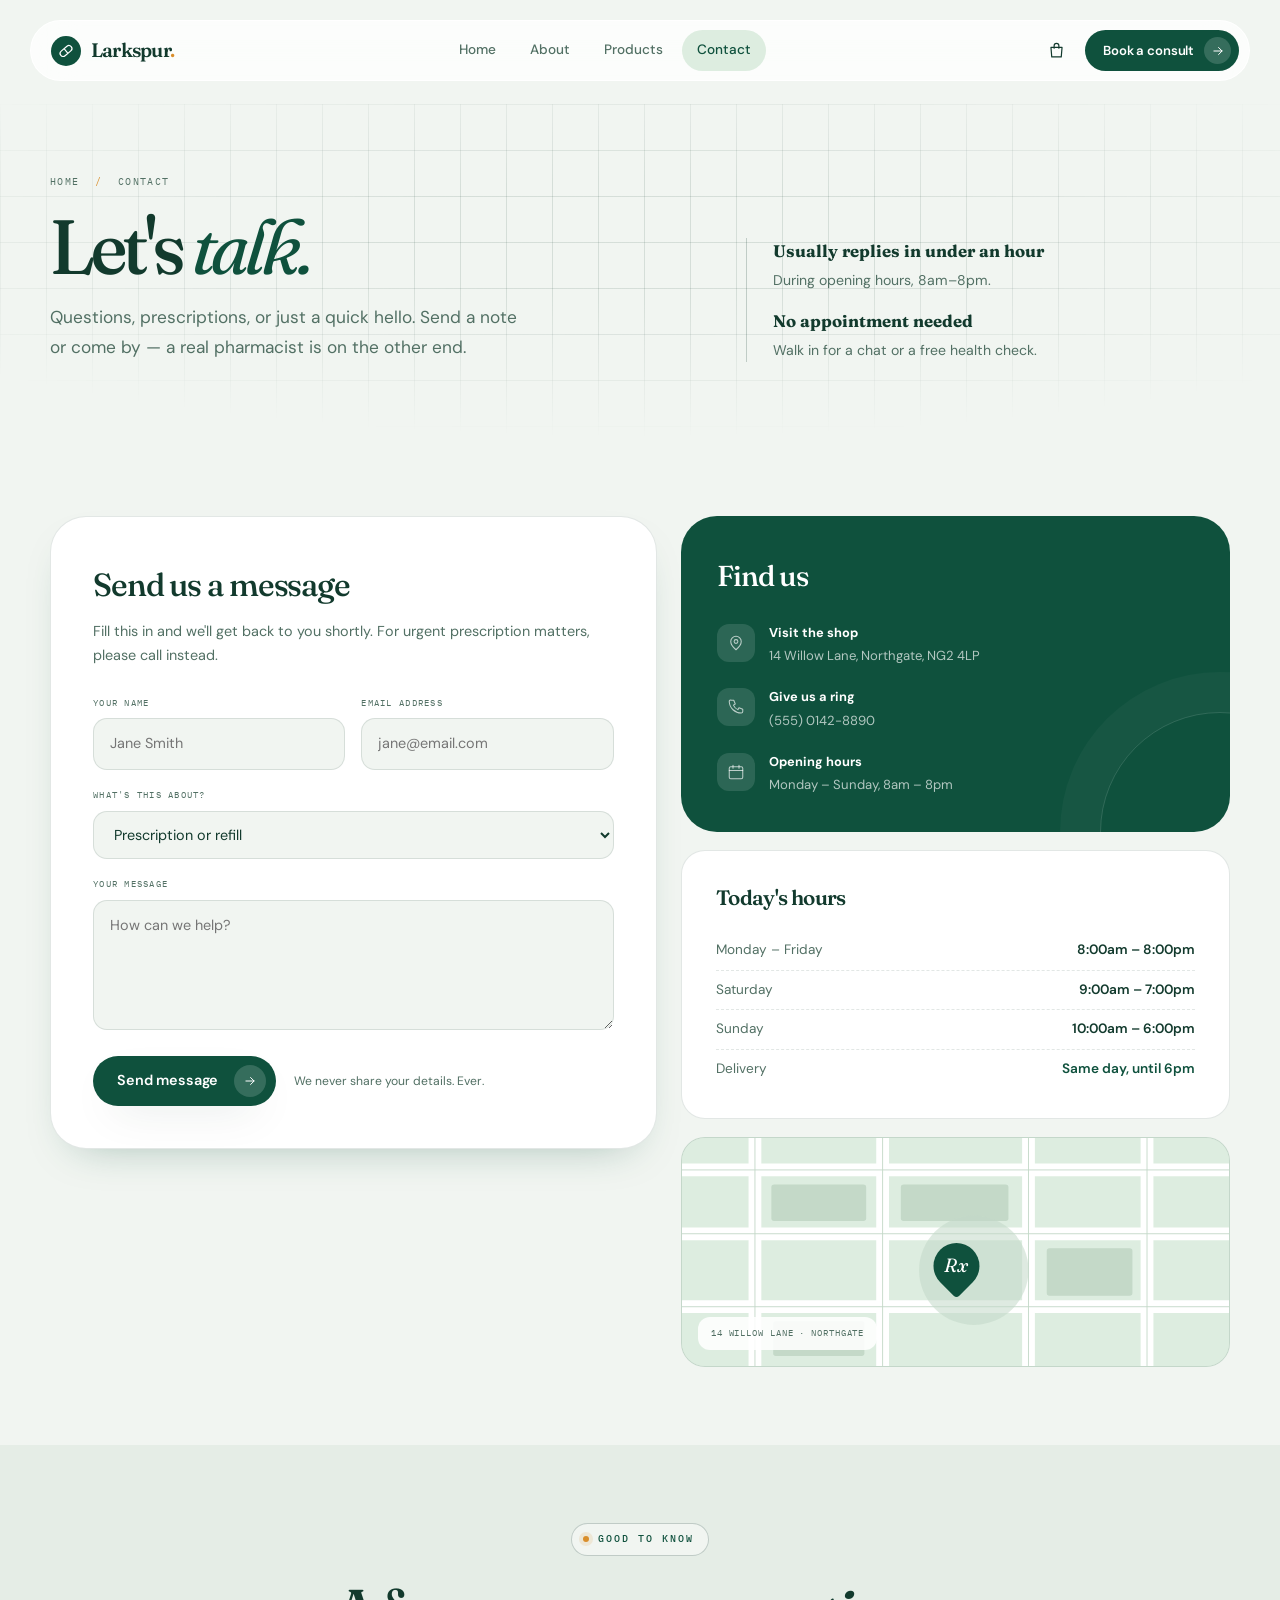
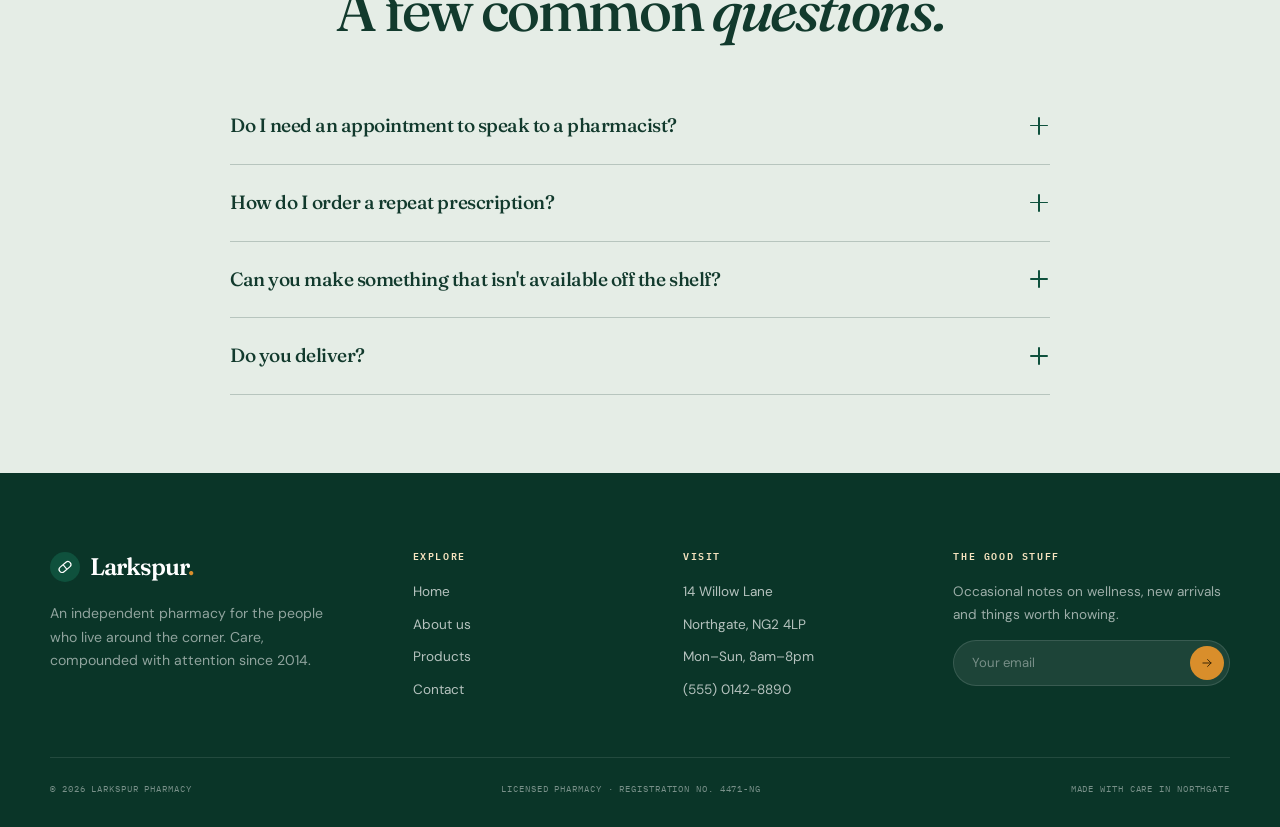
<file: contact.html>
<!DOCTYPE html>
<html lang="en">
<head>
  <meta charset="UTF-8">
  <meta name="viewport" content="width=device-width, initial-scale=1.0">
  <meta name="description" content="Contact Larkspur Pharmacy — find us on Willow Lane, send a message or call. A pharmacist answers every enquiry.">
  <title>Contact — Larkspur Pharmacy</title>
  <script>document.documentElement.classList.add('js');</script>
  <link rel="icon" type="image/svg+xml" href="img/favicon.svg">
  <link rel="stylesheet" href="assets/fonts/fonts.css">
  <link rel="stylesheet" href="assets/css/style.css">
</head>
<body data-page="contact">

  <header class="site-header" id="siteHeader">
    <nav class="nav-shell" aria-label="Main navigation">
      <a class="brand" href="index.html" aria-label="Larkspur Pharmacy home">
        <span class="brand-mark" aria-hidden="true"><svg viewBox="0 0 24 24" fill="none" stroke="currentColor" stroke-width="1.6"><rect x="3" y="8" width="18" height="8" rx="4" transform="rotate(-40 12 12)"/><path d="M12 8v8" transform="rotate(-40 12 12)"/></svg></span>
        <span class="brand-name">Larkspur<span class="brand-dot">.</span></span>
      </a>
      <ul class="nav-links">
        <li><a class="nav-link" data-nav="home" href="index.html">Home</a></li>
        <li><a class="nav-link" data-nav="about" href="about.html">About</a></li>
        <li><a class="nav-link" data-nav="products" href="products.html">Products</a></li>
        <li><a class="nav-link" data-nav="contact" href="contact.html">Contact</a></li>
      </ul>
      <div class="nav-actions">
        <button class="bag-button" id="bagButton" aria-label="Shopping bag, 0 items"><svg viewBox="0 0 24 24" fill="none" stroke="currentColor" stroke-width="1.5" stroke-linecap="round" stroke-linejoin="round" aria-hidden="true"><path d="M5 8h14l-1 12H6L5 8Z"/><path d="M9 9V6a3 3 0 0 1 6 0v3"/></svg><span class="bag-count" id="bagCount">0</span></button>
        <a class="btn btn-primary btn-sm" href="contact.html">Book a consult <span class="btn-icon"><svg viewBox="0 0 24 24" fill="none" stroke="currentColor" stroke-width="1.7" stroke-linecap="round" stroke-linejoin="round" aria-hidden="true"><path d="M5 12h14M13 6l6 6-6 6"/></svg></span></a>
        <button class="menu-toggle" id="menuToggle" aria-expanded="false" aria-controls="menuOverlay" aria-label="Open menu"><span></span><span></span></button>
      </div>
    </nav>
  </header>

  <div class="menu-overlay" id="menuOverlay" aria-hidden="true">
    <nav class="menu-inner" aria-label="Mobile navigation">
      <a style="--i:0" href="index.html">Home</a><a style="--i:1" href="about.html">About</a><a style="--i:2" href="products.html">Products</a><a style="--i:3" href="contact.html">Contact</a>
    </nav>
    <div class="menu-foot"><span>14 Willow Lane · Northgate</span><span>Open until 8pm today</span><span>(555) 0142-8890</span></div>
  </div>

  <main>
    <section class="page-hero grid-bg">
      <div class="wrap">
        <div>
          <div class="breadcrumb">Home <span>/</span> Contact</div>
          <h1 class="display">Let's <em>talk.</em></h1>
          <p class="lead">Questions, prescriptions, or just a quick hello. Send a note or come by — a real pharmacist is on the other end.</p>
        </div>
        <div class="page-hero-aside">
          <p><strong>Usually replies in under an hour</strong>During opening hours, 8am–8pm.</p>
          <p><strong>No appointment needed</strong>Walk in for a chat or a free health check.</p>
        </div>
      </div>
    </section>

    <section class="section section--tight">
      <div class="wrap">
        <div class="contact-layout">
          <!-- form -->
          <div class="form-card reveal">
            <h2>Send us a message</h2>
            <p>Fill this in and we'll get back to you shortly. For urgent prescription matters, please call instead.</p>
            <form id="contactForm" novalidate>
              <div class="form-row">
                <div class="field">
                  <label for="name">Your name</label>
                  <input id="name" name="name" type="text" placeholder="Jane Smith" data-validate="short" autocomplete="name">
                  <span class="field-error">Please enter your name.</span>
                </div>
                <div class="field">
                  <label for="email">Email address</label>
                  <input id="email" name="email" type="email" placeholder="jane@email.com" data-validate="email" autocomplete="email">
                  <span class="field-error">Enter a valid email address.</span>
                </div>
              </div>
              <div class="field">
                <label for="subject">What's this about?</label>
                <select id="subject" name="subject">
                  <option value="prescription">Prescription or refill</option>
                  <option value="product">A product question</option>
                  <option value="compounding">Compounding enquiry</option>
                  <option value="other">Something else</option>
                </select>
              </div>
              <div class="field">
                <label for="message">Your message</label>
                <textarea id="message" name="message" placeholder="How can we help?" data-validate="long"></textarea>
                <span class="field-error">Please write at least 12 characters.</span>
              </div>
              <div class="form-submit">
                <button class="btn btn-primary" type="submit">Send message <span class="btn-icon"><svg viewBox="0 0 24 24" fill="none" stroke="currentColor" stroke-width="1.7" stroke-linecap="round" stroke-linejoin="round" aria-hidden="true"><path d="M5 12h14M13 6l6 6-6 6"/></svg></span></button>
                <span class="form-note">We never share your details. Ever.</span>
              </div>
            </form>
          </div>

          <!-- details -->
          <aside class="contact-side">
            <div class="info-card reveal">
              <h2>Find us</h2>
              <ul class="info-list">
                <li><span class="ico"><svg viewBox="0 0 24 24" fill="none" stroke="currentColor" stroke-width="1.4" stroke-linecap="round" stroke-linejoin="round"><path d="M12 21s-7-6-7-11a7 7 0 1 1 14 0c0 5-7 11-7 11Z"/><circle cx="12" cy="10" r="2.5"/></svg></span><div><strong>Visit the shop</strong><span>14 Willow Lane, Northgate, NG2 4LP</span></div></li>
                <li><span class="ico"><svg viewBox="0 0 24 24" fill="none" stroke="currentColor" stroke-width="1.4" stroke-linecap="round" stroke-linejoin="round"><path d="M6 3h3l2 5-2.5 1.5a12 12 0 0 0 6 6L16 13l5 2v3a2 2 0 0 1-2 2A16 16 0 0 1 3 5a2 2 0 0 1 3-2Z"/></svg></span><div><strong>Give us a ring</strong><span>(555) 0142-8890</span></div></li>
                <li><span class="ico"><svg viewBox="0 0 24 24" fill="none" stroke="currentColor" stroke-width="1.4" stroke-linecap="round" stroke-linejoin="round"><rect x="3" y="5" width="18" height="16" rx="2"/><path d="M3 10h18M8 3v4M16 3v4"/></svg></span><div><strong>Opening hours</strong><span>Monday – Sunday, 8am – 8pm</span></div></li>
              </ul>
            </div>

            <div class="hours-card reveal">
              <h3>Today's hours</h3>
              <div class="hours-line"><span>Monday – Friday</span><strong>8:00am – 8:00pm</strong></div>
              <div class="hours-line"><span>Saturday</span><strong>9:00am – 7:00pm</strong></div>
              <div class="hours-line"><span>Sunday</span><strong>10:00am – 6:00pm</strong></div>
              <div class="hours-line"><span>Delivery</span><strong class="open">Same day, until 6pm</strong></div>
            </div>

            <div class="map-card reveal" aria-label="Map showing Larkspur Pharmacy on Willow Lane">
              <svg viewBox="0 0 600 260" preserveAspectRatio="xMidYMid slice" aria-hidden="true">
                <rect width="600" height="260" fill="#DDEDE0"/>
                <path d="M0 40h600M0 110h600M0 190h600M80 0v260M220 0v260M380 0v260M510 0v260" stroke="#fff" stroke-width="14"/>
                <path d="M0 40h600M0 110h600M0 190h600M80 0v260M220 0v260M380 0v260M510 0v260" stroke="#C4D9C8" stroke-width="1"/>
                <rect x="98" y="56" width="104" height="40" rx="3" fill="#C4D9C8"/>
                <rect x="240" y="56" width="118" height="40" rx="3" fill="#C4D9C8"/>
                <rect x="400" y="126" width="94" height="52" rx="3" fill="#C4D9C8"/>
                <rect x="100" y="206" width="100" height="38" rx="3" fill="#C4D9C8"/>
                <circle cx="320" cy="150" r="60" fill="#C4D9C8" opacity=".55"/>
              </svg>
              <div class="map-pin"><span>Rx</span></div>
              <div class="map-label">14 Willow Lane · Northgate</div>
            </div>
          </aside>
        </div>
      </div>
    </section>

    <!-- FAQ -->
    <section class="section section--tight" style="background:var(--paper-deep)">
      <div class="wrap">
        <div class="section-head reveal" style="justify-content:center;text-align:center"><div class="section-head-copy"><span class="eyebrow">Good to know</span><h2 class="section-title">A few common <em>questions.</em></h2></div></div>
        <div class="faq reveal">
          <div class="faq-item"><button class="faq-q" type="button">Do I need an appointment to speak to a pharmacist?<span class="plus" aria-hidden="true"></span></button><div class="faq-a"><p>Never. Walk in during opening hours and one of our pharmacists will make time for you. For a longer medication review, booking a slot just means less waiting.</p></div></div>
          <div class="faq-item"><button class="faq-q" type="button">How do I order a repeat prescription?<span class="plus" aria-hidden="true"></span></button><div class="faq-a"><p>Send us a message with your name and the medication, call us, or drop the slip into the shop. We'll handle the rest and let you know when it's ready — or deliver it for free over $30.</p></div></div>
          <div class="faq-item"><button class="faq-q" type="button">Can you make something that isn't available off the shelf?<span class="plus" aria-hidden="true"></span></button><div class="faq-a"><p>Often, yes. Our compounding bench can adjust doses, change formats and combine ingredients. Get in touch with what you need and we'll tell you honestly what's possible.</p></div></div>
          <div class="faq-item"><button class="faq-q" type="button">Do you deliver?<span class="plus" aria-hidden="true"></span></button><div class="faq-a"><p>We do — same-day within five miles, on orders over $30. Call before 6pm and we'll get it to you before we close.</p></div></div>
        </div>
      </div>
    </section>
  </main>

  <footer class="site-footer">
    <div class="wrap">
      <div class="footer-top">
        <div class="footer-brand"><a class="brand" href="index.html"><span class="brand-mark" aria-hidden="true"><svg viewBox="0 0 24 24" fill="none" stroke="currentColor" stroke-width="1.6"><rect x="3" y="8" width="18" height="8" rx="4" transform="rotate(-40 12 12)"/><path d="M12 8v8" transform="rotate(-40 12 12)"/></svg></span><span class="brand-name">Larkspur<span class="brand-dot">.</span></span></a><p>An independent pharmacy for the people who live around the corner. Care, compounded with attention since 2014.</p></div>
        <div class="footer-col"><h4>Explore</h4><ul><li><a href="index.html">Home</a></li><li><a href="about.html">About us</a></li><li><a href="products.html">Products</a></li><li><a href="contact.html">Contact</a></li></ul></div>
        <div class="footer-col"><h4>Visit</h4><ul><li>14 Willow Lane</li><li>Northgate, NG2 4LP</li><li>Mon–Sun, 8am–8pm</li><li>(555) 0142-8890</li></ul></div>
        <div class="footer-col footer-news"><h4>The good stuff</h4><p>Occasional notes on wellness, new arrivals and things worth knowing.</p><form class="footer-form"><label class="sr-only" for="footerEmail">Email address</label><input id="footerEmail" type="email" placeholder="Your email"><button type="submit" aria-label="Subscribe"><svg viewBox="0 0 24 24" fill="none" stroke="currentColor" stroke-width="1.7" stroke-linecap="round" stroke-linejoin="round"><path d="M5 12h14M13 6l6 6-6 6"/></svg></button></form></div>
      </div>
      <div class="footer-bottom"><span>© 2026 Larkspur Pharmacy</span><span>Licensed pharmacy · Registration No. 4471-NG</span><span>Made with care in Northgate</span></div>
    </div>
  </footer>

  <script src="assets/js/script.js"></script>
</body>
</html>
</file>
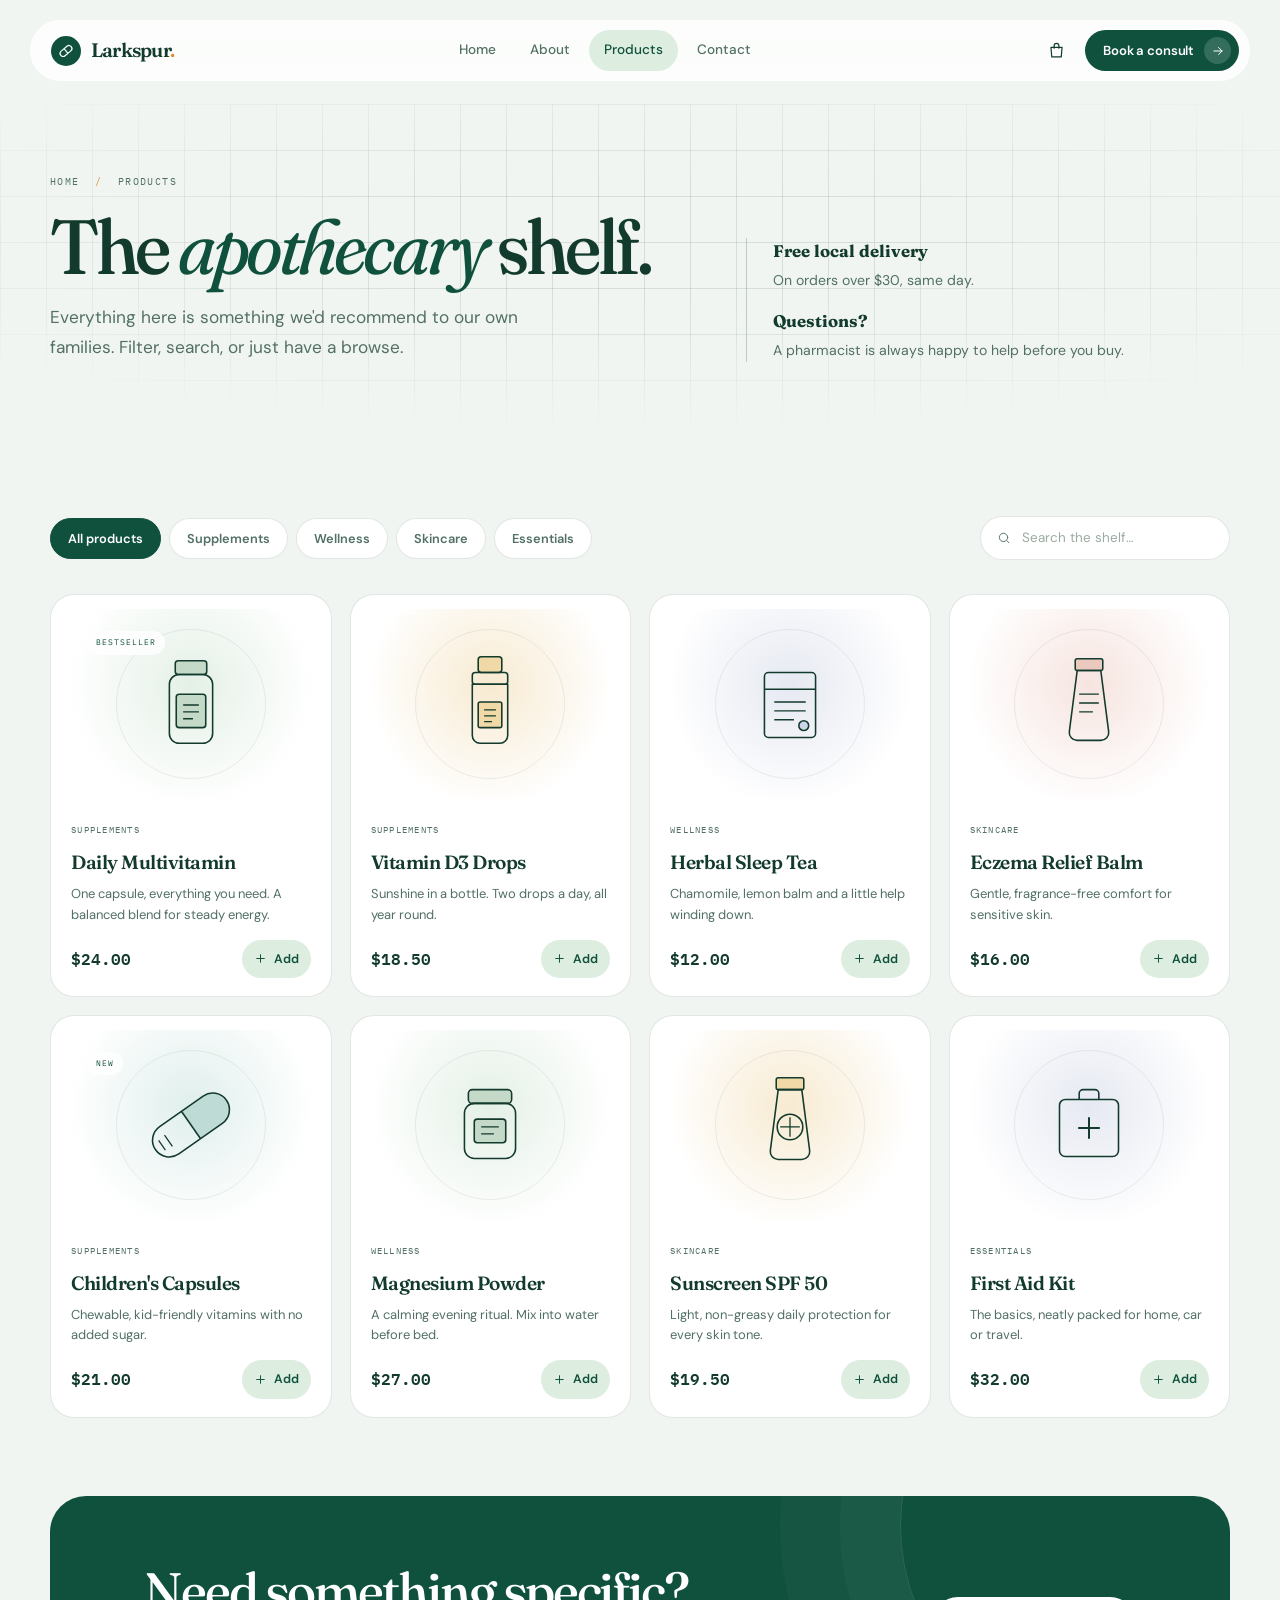
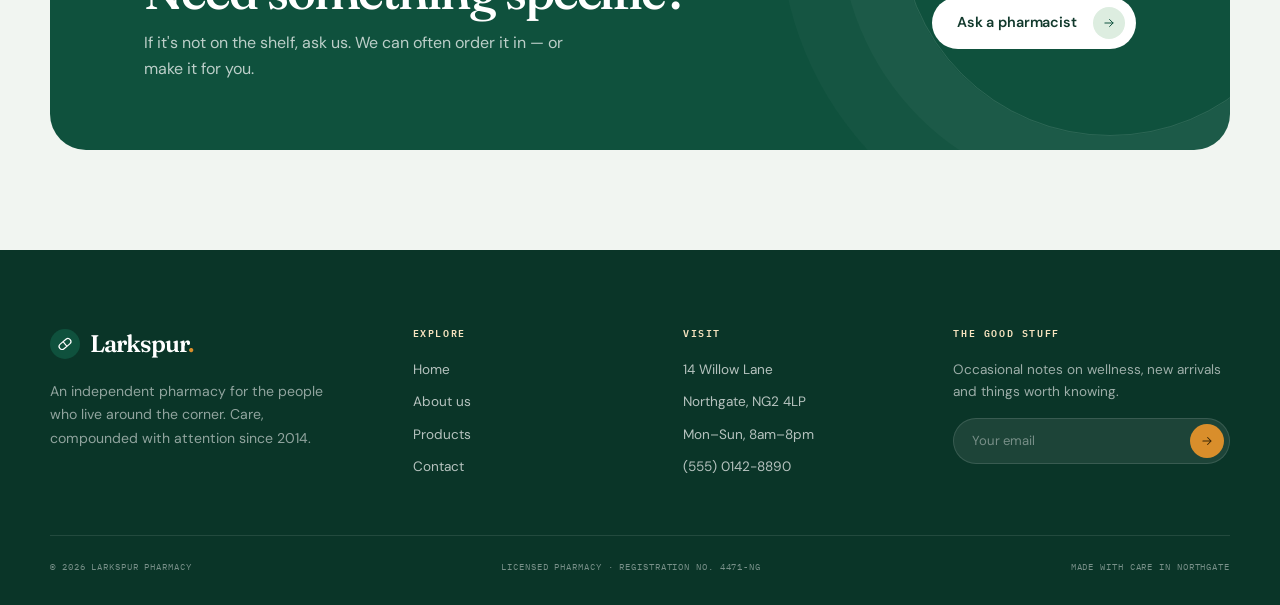
<file: products.html>
<!DOCTYPE html>
<html lang="en">
<head>
  <meta charset="UTF-8">
  <meta name="viewport" content="width=device-width, initial-scale=1.0">
  <meta name="description" content="Browse the Larkspur Pharmacy shelf — supplements, wellness, skincare and everyday essentials, thoughtfully chosen.">
  <title>Products — Larkspur Pharmacy</title>
  <script>document.documentElement.classList.add('js');</script>
  <link rel="icon" type="image/svg+xml" href="img/favicon.svg">
  <link rel="stylesheet" href="assets/fonts/fonts.css">
  <link rel="stylesheet" href="assets/css/style.css">
</head>
<body data-page="products">

  <header class="site-header" id="siteHeader">
    <nav class="nav-shell" aria-label="Main navigation">
      <a class="brand" href="index.html" aria-label="Larkspur Pharmacy home">
        <span class="brand-mark" aria-hidden="true"><svg viewBox="0 0 24 24" fill="none" stroke="currentColor" stroke-width="1.6"><rect x="3" y="8" width="18" height="8" rx="4" transform="rotate(-40 12 12)"/><path d="M12 8v8" transform="rotate(-40 12 12)"/></svg></span>
        <span class="brand-name">Larkspur<span class="brand-dot">.</span></span>
      </a>
      <ul class="nav-links">
        <li><a class="nav-link" data-nav="home" href="index.html">Home</a></li>
        <li><a class="nav-link" data-nav="about" href="about.html">About</a></li>
        <li><a class="nav-link" data-nav="products" href="products.html">Products</a></li>
        <li><a class="nav-link" data-nav="contact" href="contact.html">Contact</a></li>
      </ul>
      <div class="nav-actions">
        <button class="bag-button" id="bagButton" aria-label="Shopping bag, 0 items"><svg viewBox="0 0 24 24" fill="none" stroke="currentColor" stroke-width="1.5" stroke-linecap="round" stroke-linejoin="round" aria-hidden="true"><path d="M5 8h14l-1 12H6L5 8Z"/><path d="M9 9V6a3 3 0 0 1 6 0v3"/></svg><span class="bag-count" id="bagCount">0</span></button>
        <a class="btn btn-primary btn-sm" href="contact.html">Book a consult <span class="btn-icon"><svg viewBox="0 0 24 24" fill="none" stroke="currentColor" stroke-width="1.7" stroke-linecap="round" stroke-linejoin="round" aria-hidden="true"><path d="M5 12h14M13 6l6 6-6 6"/></svg></span></a>
        <button class="menu-toggle" id="menuToggle" aria-expanded="false" aria-controls="menuOverlay" aria-label="Open menu"><span></span><span></span></button>
      </div>
    </nav>
  </header>

  <div class="menu-overlay" id="menuOverlay" aria-hidden="true">
    <nav class="menu-inner" aria-label="Mobile navigation">
      <a style="--i:0" href="index.html">Home</a><a style="--i:1" href="about.html">About</a><a style="--i:2" href="products.html">Products</a><a style="--i:3" href="contact.html">Contact</a>
    </nav>
    <div class="menu-foot"><span>14 Willow Lane · Northgate</span><span>Open until 8pm today</span><span>(555) 0142-8890</span></div>
  </div>

  <main>
    <section class="page-hero grid-bg">
      <div class="wrap">
        <div>
          <div class="breadcrumb">Home <span>/</span> Products</div>
          <h1 class="display">The <em>apothecary</em> shelf.</h1>
          <p class="lead">Everything here is something we'd recommend to our own families. Filter, search, or just have a browse.</p>
        </div>
        <div class="page-hero-aside">
          <p><strong>Free local delivery</strong>On orders over $30, same day.</p>
          <p><strong>Questions?</strong> A pharmacist is always happy to help before you buy.</p>
        </div>
      </div>
    </section>

    <section class="section section--tight">
      <div class="wrap">
        <div class="catalog-head reveal">
          <div class="filters" role="group" aria-label="Filter products by category">
            <button class="filter-btn is-active" data-filter="All" type="button">All products</button>
            <button class="filter-btn" data-filter="Supplements" type="button">Supplements</button>
            <button class="filter-btn" data-filter="Wellness" type="button">Wellness</button>
            <button class="filter-btn" data-filter="Skincare" type="button">Skincare</button>
            <button class="filter-btn" data-filter="Essentials" type="button">Essentials</button>
          </div>
          <label class="search-box">
            <svg viewBox="0 0 24 24" fill="none" stroke="currentColor" stroke-width="1.6" stroke-linecap="round" aria-hidden="true"><circle cx="11" cy="11" r="7"/><path d="m20 20-3.5-3.5"/></svg>
            <input id="productSearch" type="search" placeholder="Search the shelf…" aria-label="Search products">
          </label>
        </div>

        <div class="catalog-grid">
          <article class="product-card reveal" data-category="Supplements" data-name="daily multivitamin">
            <div class="product-art art-a"><span class="product-tag">Bestseller</span>
              <img src="img/supplement.svg" alt="" aria-hidden="true">
            </div>
            <div class="product-info"><span class="product-cat">Supplements</span><h3>Daily Multivitamin</h3><p>One capsule, everything you need. A balanced blend for steady energy.</p><div class="product-bottom"><span class="price">$24.00</span><button class="add-btn" type="button"><svg viewBox="0 0 24 24" fill="none" stroke="currentColor" stroke-width="1.8" stroke-linecap="round"><path d="M12 5v14M5 12h14"/></svg> Add</button></div></div>
          </article>

          <article class="product-card reveal" data-category="Supplements" data-name="vitamin d3 drops">
            <div class="product-art art-b">
              <img src="img/dropper.svg" alt="" aria-hidden="true">
            </div>
            <div class="product-info"><span class="product-cat">Supplements</span><h3>Vitamin D3 Drops</h3><p>Sunshine in a bottle. Two drops a day, all year round.</p><div class="product-bottom"><span class="price">$18.50</span><button class="add-btn" type="button"><svg viewBox="0 0 24 24" fill="none" stroke="currentColor" stroke-width="1.8" stroke-linecap="round"><path d="M12 5v14M5 12h14"/></svg> Add</button></div></div>
          </article>

          <article class="product-card reveal" data-category="Wellness" data-name="herbal sleep tea">
            <div class="product-art art-c">
              <img src="img/tea-box.svg" alt="" aria-hidden="true">
            </div>
            <div class="product-info"><span class="product-cat">Wellness</span><h3>Herbal Sleep Tea</h3><p>Chamomile, lemon balm and a little help winding down.</p><div class="product-bottom"><span class="price">$12.00</span><button class="add-btn" type="button"><svg viewBox="0 0 24 24" fill="none" stroke="currentColor" stroke-width="1.8" stroke-linecap="round"><path d="M12 5v14M5 12h14"/></svg> Add</button></div></div>
          </article>

          <article class="product-card reveal" data-category="Skincare" data-name="eczema relief balm">
            <div class="product-art art-d">
              <img src="img/balm.svg" alt="" aria-hidden="true">
            </div>
            <div class="product-info"><span class="product-cat">Skincare</span><h3>Eczema Relief Balm</h3><p>Gentle, fragrance-free comfort for sensitive skin.</p><div class="product-bottom"><span class="price">$16.00</span><button class="add-btn" type="button"><svg viewBox="0 0 24 24" fill="none" stroke="currentColor" stroke-width="1.8" stroke-linecap="round"><path d="M12 5v14M5 12h14"/></svg> Add</button></div></div>
          </article>

          <article class="product-card reveal" data-category="Supplements" data-name="children's capsules">
            <div class="product-art art-e"><span class="product-tag">New</span>
              <img src="img/capsule.svg" alt="" aria-hidden="true">
            </div>
            <div class="product-info"><span class="product-cat">Supplements</span><h3>Children's Capsules</h3><p>Chewable, kid-friendly vitamins with no added sugar.</p><div class="product-bottom"><span class="price">$21.00</span><button class="add-btn" type="button"><svg viewBox="0 0 24 24" fill="none" stroke="currentColor" stroke-width="1.8" stroke-linecap="round"><path d="M12 5v14M5 12h14"/></svg> Add</button></div></div>
          </article>

          <article class="product-card reveal" data-category="Wellness" data-name="magnesium powder">
            <div class="product-art art-a">
              <img src="img/jar.svg" alt="" aria-hidden="true">
            </div>
            <div class="product-info"><span class="product-cat">Wellness</span><h3>Magnesium Powder</h3><p>A calming evening ritual. Mix into water before bed.</p><div class="product-bottom"><span class="price">$27.00</span><button class="add-btn" type="button"><svg viewBox="0 0 24 24" fill="none" stroke="currentColor" stroke-width="1.8" stroke-linecap="round"><path d="M12 5v14M5 12h14"/></svg> Add</button></div></div>
          </article>

          <article class="product-card reveal" data-category="Skincare" data-name="sunscreen spf 50">
            <div class="product-art art-b">
              <img src="img/sunscreen.svg" alt="" aria-hidden="true">
            </div>
            <div class="product-info"><span class="product-cat">Skincare</span><h3>Sunscreen SPF 50</h3><p>Light, non-greasy daily protection for every skin tone.</p><div class="product-bottom"><span class="price">$19.50</span><button class="add-btn" type="button"><svg viewBox="0 0 24 24" fill="none" stroke="currentColor" stroke-width="1.8" stroke-linecap="round"><path d="M12 5v14M5 12h14"/></svg> Add</button></div></div>
          </article>

          <article class="product-card reveal" data-category="Essentials" data-name="first aid kit">
            <div class="product-art art-c">
              <img src="img/first-aid.svg" alt="" aria-hidden="true">
            </div>
            <div class="product-info"><span class="product-cat">Essentials</span><h3>First Aid Kit</h3><p>The basics, neatly packed for home, car or travel.</p><div class="product-bottom"><span class="price">$32.00</span><button class="add-btn" type="button"><svg viewBox="0 0 24 24" fill="none" stroke="currentColor" stroke-width="1.8" stroke-linecap="round"><path d="M12 5v14M5 12h14"/></svg> Add</button></div></div>
          </article>

          <div class="empty-state is-hidden"><h3>Nothing on this shelf.</h3><p>Try a different category or search term.</p></div>
        </div>
      </div>
    </section>

    <section class="cta-band">
      <div class="wrap">
        <div class="cta-inner reveal">
          <div><h2>Need something specific?</h2><p>If it's not on the shelf, ask us. We can often order it in — or make it for you.</p></div>
          <a class="btn btn-ghost" href="contact.html">Ask a pharmacist <span class="btn-icon"><svg viewBox="0 0 24 24" fill="none" stroke="currentColor" stroke-width="1.7" stroke-linecap="round" stroke-linejoin="round" aria-hidden="true"><path d="M5 12h14M13 6l6 6-6 6"/></svg></span></a>
        </div>
      </div>
    </section>
  </main>

  <footer class="site-footer">
    <div class="wrap">
      <div class="footer-top">
        <div class="footer-brand"><a class="brand" href="index.html"><span class="brand-mark" aria-hidden="true"><svg viewBox="0 0 24 24" fill="none" stroke="currentColor" stroke-width="1.6"><rect x="3" y="8" width="18" height="8" rx="4" transform="rotate(-40 12 12)"/><path d="M12 8v8" transform="rotate(-40 12 12)"/></svg></span><span class="brand-name">Larkspur<span class="brand-dot">.</span></span></a><p>An independent pharmacy for the people who live around the corner. Care, compounded with attention since 2014.</p></div>
        <div class="footer-col"><h4>Explore</h4><ul><li><a href="index.html">Home</a></li><li><a href="about.html">About us</a></li><li><a href="products.html">Products</a></li><li><a href="contact.html">Contact</a></li></ul></div>
        <div class="footer-col"><h4>Visit</h4><ul><li>14 Willow Lane</li><li>Northgate, NG2 4LP</li><li>Mon–Sun, 8am–8pm</li><li>(555) 0142-8890</li></ul></div>
        <div class="footer-col footer-news"><h4>The good stuff</h4><p>Occasional notes on wellness, new arrivals and things worth knowing.</p><form class="footer-form"><label class="sr-only" for="footerEmail">Email address</label><input id="footerEmail" type="email" placeholder="Your email"><button type="submit" aria-label="Subscribe"><svg viewBox="0 0 24 24" fill="none" stroke="currentColor" stroke-width="1.8" stroke-linecap="round" stroke-linejoin="round"><path d="M5 12h14M13 6l6 6-6 6"/></svg></button></form></div>
      </div>
      <div class="footer-bottom"><span>© 2026 Larkspur Pharmacy</span><span>Licensed pharmacy · Registration No. 4471-NG</span><span>Made with care in Northgate</span></div>
    </div>
  </footer>

  <script src="assets/js/script.js"></script>
</body>
</html>
</file>
<file: assets/fonts/fonts.css>
/* latin-ext */
@font-face {
  font-family: 'DM Sans';
  font-style: normal;
  font-weight: 400;
  font-display: swap;
  src: url(font-1.woff2) format('woff2');
  unicode-range: U+0100-02BA, U+02BD-02C5, U+02C7-02CC, U+02CE-02D7, U+02DD-02FF, U+0304, U+0308, U+0329, U+1D00-1DBF, U+1E00-1E9F, U+1EF2-1EFF, U+2020, U+20A0-20AB, U+20AD-20C4, U+2113, U+2C60-2C7F, U+A720-A7FF;
}
/* latin */
@font-face {
  font-family: 'DM Sans';
  font-style: normal;
  font-weight: 400;
  font-display: swap;
  src: url(font-2.woff2) format('woff2');
  unicode-range: U+0000-00FF, U+0131, U+0152-0153, U+02BB-02BC, U+02C6, U+02DA, U+02DC, U+0304, U+0308, U+0329, U+2000-206F, U+20AC, U+2122, U+2191, U+2193, U+2212, U+2215, U+FEFF, U+FFFD;
}
/* latin-ext */
@font-face {
  font-family: 'DM Sans';
  font-style: normal;
  font-weight: 500;
  font-display: swap;
  src: url(font-1.woff2) format('woff2');
  unicode-range: U+0100-02BA, U+02BD-02C5, U+02C7-02CC, U+02CE-02D7, U+02DD-02FF, U+0304, U+0308, U+0329, U+1D00-1DBF, U+1E00-1E9F, U+1EF2-1EFF, U+2020, U+20A0-20AB, U+20AD-20C4, U+2113, U+2C60-2C7F, U+A720-A7FF;
}
/* latin */
@font-face {
  font-family: 'DM Sans';
  font-style: normal;
  font-weight: 500;
  font-display: swap;
  src: url(font-2.woff2) format('woff2');
  unicode-range: U+0000-00FF, U+0131, U+0152-0153, U+02BB-02BC, U+02C6, U+02DA, U+02DC, U+0304, U+0308, U+0329, U+2000-206F, U+20AC, U+2122, U+2191, U+2193, U+2212, U+2215, U+FEFF, U+FFFD;
}
/* latin-ext */
@font-face {
  font-family: 'DM Sans';
  font-style: normal;
  font-weight: 600;
  font-display: swap;
  src: url(font-1.woff2) format('woff2');
  unicode-range: U+0100-02BA, U+02BD-02C5, U+02C7-02CC, U+02CE-02D7, U+02DD-02FF, U+0304, U+0308, U+0329, U+1D00-1DBF, U+1E00-1E9F, U+1EF2-1EFF, U+2020, U+20A0-20AB, U+20AD-20C4, U+2113, U+2C60-2C7F, U+A720-A7FF;
}
/* latin */
@font-face {
  font-family: 'DM Sans';
  font-style: normal;
  font-weight: 600;
  font-display: swap;
  src: url(font-2.woff2) format('woff2');
  unicode-range: U+0000-00FF, U+0131, U+0152-0153, U+02BB-02BC, U+02C6, U+02DA, U+02DC, U+0304, U+0308, U+0329, U+2000-206F, U+20AC, U+2122, U+2191, U+2193, U+2212, U+2215, U+FEFF, U+FFFD;
}
/* latin-ext */
@font-face {
  font-family: 'DM Sans';
  font-style: normal;
  font-weight: 700;
  font-display: swap;
  src: url(font-1.woff2) format('woff2');
  unicode-range: U+0100-02BA, U+02BD-02C5, U+02C7-02CC, U+02CE-02D7, U+02DD-02FF, U+0304, U+0308, U+0329, U+1D00-1DBF, U+1E00-1E9F, U+1EF2-1EFF, U+2020, U+20A0-20AB, U+20AD-20C4, U+2113, U+2C60-2C7F, U+A720-A7FF;
}
/* latin */
@font-face {
  font-family: 'DM Sans';
  font-style: normal;
  font-weight: 700;
  font-display: swap;
  src: url(font-2.woff2) format('woff2');
  unicode-range: U+0000-00FF, U+0131, U+0152-0153, U+02BB-02BC, U+02C6, U+02DA, U+02DC, U+0304, U+0308, U+0329, U+2000-206F, U+20AC, U+2122, U+2191, U+2193, U+2212, U+2215, U+FEFF, U+FFFD;
}
/* vietnamese */
@font-face {
  font-family: 'Fraunces';
  font-style: italic;
  font-weight: 400 700;
  font-display: swap;
  src: url(font-3.woff2) format('woff2');
  unicode-range: U+0102-0103, U+0110-0111, U+0128-0129, U+0168-0169, U+01A0-01A1, U+01AF-01B0, U+0300-0301, U+0303-0304, U+0308-0309, U+0323, U+0329, U+1EA0-1EF9, U+20AB;
}
/* latin-ext */
@font-face {
  font-family: 'Fraunces';
  font-style: italic;
  font-weight: 400 700;
  font-display: swap;
  src: url(font-4.woff2) format('woff2');
  unicode-range: U+0100-02BA, U+02BD-02C5, U+02C7-02CC, U+02CE-02D7, U+02DD-02FF, U+0304, U+0308, U+0329, U+1D00-1DBF, U+1E00-1E9F, U+1EF2-1EFF, U+2020, U+20A0-20AB, U+20AD-20C4, U+2113, U+2C60-2C7F, U+A720-A7FF;
}
/* latin */
@font-face {
  font-family: 'Fraunces';
  font-style: italic;
  font-weight: 400 700;
  font-display: swap;
  src: url(font-5.woff2) format('woff2');
  unicode-range: U+0000-00FF, U+0131, U+0152-0153, U+02BB-02BC, U+02C6, U+02DA, U+02DC, U+0304, U+0308, U+0329, U+2000-206F, U+20AC, U+2122, U+2191, U+2193, U+2212, U+2215, U+FEFF, U+FFFD;
}
/* vietnamese */
@font-face {
  font-family: 'Fraunces';
  font-style: normal;
  font-weight: 400 700;
  font-display: swap;
  src: url(font-6.woff2) format('woff2');
  unicode-range: U+0102-0103, U+0110-0111, U+0128-0129, U+0168-0169, U+01A0-01A1, U+01AF-01B0, U+0300-0301, U+0303-0304, U+0308-0309, U+0323, U+0329, U+1EA0-1EF9, U+20AB;
}
/* latin-ext */
@font-face {
  font-family: 'Fraunces';
  font-style: normal;
  font-weight: 400 700;
  font-display: swap;
  src: url(font-7.woff2) format('woff2');
  unicode-range: U+0100-02BA, U+02BD-02C5, U+02C7-02CC, U+02CE-02D7, U+02DD-02FF, U+0304, U+0308, U+0329, U+1D00-1DBF, U+1E00-1E9F, U+1EF2-1EFF, U+2020, U+20A0-20AB, U+20AD-20C4, U+2113, U+2C60-2C7F, U+A720-A7FF;
}
/* latin */
@font-face {
  font-family: 'Fraunces';
  font-style: normal;
  font-weight: 400 700;
  font-display: swap;
  src: url(font-8.woff2) format('woff2');
  unicode-range: U+0000-00FF, U+0131, U+0152-0153, U+02BB-02BC, U+02C6, U+02DA, U+02DC, U+0304, U+0308, U+0329, U+2000-206F, U+20AC, U+2122, U+2191, U+2193, U+2212, U+2215, U+FEFF, U+FFFD;
}
/* cyrillic-ext */
@font-face {
  font-family: 'IBM Plex Mono';
  font-style: normal;
  font-weight: 400;
  font-display: swap;
  src: url(font-9.woff2) format('woff2');
  unicode-range: U+0460-052F, U+1C80-1C8A, U+20B4, U+2DE0-2DFF, U+A640-A69F, U+FE2E-FE2F;
}
/* cyrillic */
@font-face {
  font-family: 'IBM Plex Mono';
  font-style: normal;
  font-weight: 400;
  font-display: swap;
  src: url(font-10.woff2) format('woff2');
  unicode-range: U+0301, U+0400-045F, U+0490-0491, U+04B0-04B1, U+2116;
}
/* symbols2 */
@font-face {
  font-family: 'IBM Plex Mono';
  font-style: normal;
  font-weight: 400;
  font-display: swap;
  src: url(font-11.woff2) format('woff2');
  unicode-range: U+2000-2001, U+2004-2008, U+200A, U+23B8-23BD, U+2500-259F;
}
/* vietnamese */
@font-face {
  font-family: 'IBM Plex Mono';
  font-style: normal;
  font-weight: 400;
  font-display: swap;
  src: url(font-12.woff2) format('woff2');
  unicode-range: U+0102-0103, U+0110-0111, U+0128-0129, U+0168-0169, U+01A0-01A1, U+01AF-01B0, U+0300-0301, U+0303-0304, U+0308-0309, U+0323, U+0329, U+1EA0-1EF9, U+20AB;
}
/* latin-ext */
@font-face {
  font-family: 'IBM Plex Mono';
  font-style: normal;
  font-weight: 400;
  font-display: swap;
  src: url(font-13.woff2) format('woff2');
  unicode-range: U+0100-02BA, U+02BD-02C5, U+02C7-02CC, U+02CE-02D7, U+02DD-02FF, U+0304, U+0308, U+0329, U+1D00-1DBF, U+1E00-1E9F, U+1EF2-1EFF, U+2020, U+20A0-20AB, U+20AD-20C4, U+2113, U+2C60-2C7F, U+A720-A7FF;
}
/* latin */
@font-face {
  font-family: 'IBM Plex Mono';
  font-style: normal;
  font-weight: 400;
  font-display: swap;
  src: url(font-14.woff2) format('woff2');
  unicode-range: U+0000-00FF, U+0131, U+0152-0153, U+02BB-02BC, U+02C6, U+02DA, U+02DC, U+0304, U+0308, U+0329, U+2000-206F, U+20AC, U+2122, U+2191, U+2193, U+2212, U+2215, U+FEFF, U+FFFD;
}
/* cyrillic-ext */
@font-face {
  font-family: 'IBM Plex Mono';
  font-style: normal;
  font-weight: 500;
  font-display: swap;
  src: url(font-15.woff2) format('woff2');
  unicode-range: U+0460-052F, U+1C80-1C8A, U+20B4, U+2DE0-2DFF, U+A640-A69F, U+FE2E-FE2F;
}
/* cyrillic */
@font-face {
  font-family: 'IBM Plex Mono';
  font-style: normal;
  font-weight: 500;
  font-display: swap;
  src: url(font-16.woff2) format('woff2');
  unicode-range: U+0301, U+0400-045F, U+0490-0491, U+04B0-04B1, U+2116;
}
/* symbols2 */
@font-face {
  font-family: 'IBM Plex Mono';
  font-style: normal;
  font-weight: 500;
  font-display: swap;
  src: url(font-17.woff2) format('woff2');
  unicode-range: U+2000-2001, U+2004-2008, U+200A, U+23B8-23BD, U+2500-259F;
}
/* vietnamese */
@font-face {
  font-family: 'IBM Plex Mono';
  font-style: normal;
  font-weight: 500;
  font-display: swap;
  src: url(font-18.woff2) format('woff2');
  unicode-range: U+0102-0103, U+0110-0111, U+0128-0129, U+0168-0169, U+01A0-01A1, U+01AF-01B0, U+0300-0301, U+0303-0304, U+0308-0309, U+0323, U+0329, U+1EA0-1EF9, U+20AB;
}
/* latin-ext */
@font-face {
  font-family: 'IBM Plex Mono';
  font-style: normal;
  font-weight: 500;
  font-display: swap;
  src: url(font-19.woff2) format('woff2');
  unicode-range: U+0100-02BA, U+02BD-02C5, U+02C7-02CC, U+02CE-02D7, U+02DD-02FF, U+0304, U+0308, U+0329, U+1D00-1DBF, U+1E00-1E9F, U+1EF2-1EFF, U+2020, U+20A0-20AB, U+20AD-20C4, U+2113, U+2C60-2C7F, U+A720-A7FF;
}
/* latin */
@font-face {
  font-family: 'IBM Plex Mono';
  font-style: normal;
  font-weight: 500;
  font-display: swap;
  src: url(font-20.woff2) format('woff2');
  unicode-range: U+0000-00FF, U+0131, U+0152-0153, U+02BB-02BC, U+02C6, U+02DA, U+02DC, U+0304, U+0308, U+0329, U+2000-206F, U+20AC, U+2122, U+2191, U+2193, U+2212, U+2215, U+FEFF, U+FFFD;
}
/* cyrillic-ext */
@font-face {
  font-family: 'IBM Plex Mono';
  font-style: normal;
  font-weight: 600;
  font-display: swap;
  src: url(font-21.woff2) format('woff2');
  unicode-range: U+0460-052F, U+1C80-1C8A, U+20B4, U+2DE0-2DFF, U+A640-A69F, U+FE2E-FE2F;
}
/* cyrillic */
@font-face {
  font-family: 'IBM Plex Mono';
  font-style: normal;
  font-weight: 600;
  font-display: swap;
  src: url(font-22.woff2) format('woff2');
  unicode-range: U+0301, U+0400-045F, U+0490-0491, U+04B0-04B1, U+2116;
}
/* symbols2 */
@font-face {
  font-family: 'IBM Plex Mono';
  font-style: normal;
  font-weight: 600;
  font-display: swap;
  src: url(font-23.woff2) format('woff2');
  unicode-range: U+2000-2001, U+2004-2008, U+200A, U+23B8-23BD, U+2500-259F;
}
/* vietnamese */
@font-face {
  font-family: 'IBM Plex Mono';
  font-style: normal;
  font-weight: 600;
  font-display: swap;
  src: url(font-24.woff2) format('woff2');
  unicode-range: U+0102-0103, U+0110-0111, U+0128-0129, U+0168-0169, U+01A0-01A1, U+01AF-01B0, U+0300-0301, U+0303-0304, U+0308-0309, U+0323, U+0329, U+1EA0-1EF9, U+20AB;
}
/* latin-ext */
@font-face {
  font-family: 'IBM Plex Mono';
  font-style: normal;
  font-weight: 600;
  font-display: swap;
  src: url(font-25.woff2) format('woff2');
  unicode-range: U+0100-02BA, U+02BD-02C5, U+02C7-02CC, U+02CE-02D7, U+02DD-02FF, U+0304, U+0308, U+0329, U+1D00-1DBF, U+1E00-1E9F, U+1EF2-1EFF, U+2020, U+20A0-20AB, U+20AD-20C4, U+2113, U+2C60-2C7F, U+A720-A7FF;
}
/* latin */
@font-face {
  font-family: 'IBM Plex Mono';
  font-style: normal;
  font-weight: 600;
  font-display: swap;
  src: url(font-26.woff2) format('woff2');
  unicode-range: U+0000-00FF, U+0131, U+0152-0153, U+02BB-02BC, U+02C6, U+02DA, U+02DC, U+0304, U+0308, U+0329, U+2000-206F, U+20AC, U+2122, U+2191, U+2193, U+2212, U+2215, U+FEFF, U+FFFD;
}
</file>
<file: assets/css/style.css>
/* ============================================================
   LARKSPUR PHARMACY — design tokens
   ============================================================ */
:root {
  --paper:        #F1F5F1;
  --paper-deep:   #E5EDE6;
  --card:         #FFFFFF;
  --ink:          #123A2D;
  --ink-soft:     #527064;
  --pine:         #0F513D;
  --pine-deep:    #0A3528;
  --sage:         #C4D9C8;
  --mint:         #DDEDE0;
  --amber:        #D98E2B;
  --amber-soft:   #F6E3BF;
  --line:         rgba(18, 58, 45, 0.12);
  --line-strong:  rgba(18, 58, 45, 0.22);
  --white-line:   rgba(255, 255, 255, 0.55);

  --shadow-soft:  0 30px 70px -34px rgba(15, 81, 61, 0.45);
  --shadow-card:  0 18px 46px -26px rgba(15, 81, 61, 0.40);
  --shadow-pill:  0 16px 44px -22px rgba(10, 53, 40, 0.42);

  --font-display: "Fraunces", "Iowan Old Style", Georgia, serif;
  --font-body:    "DM Sans", "Avenir Next", sans-serif;
  --font-mono:    "IBM Plex Mono", "SFMono-Regular", Consolas, monospace;

  --ease:         cubic-bezier(0.22, 1, 0.36, 1);
  --ease-out:     cubic-bezier(0.16, 1, 0.3, 1);
  --radius-lg:    36px;
  --radius-md:    24px;
  --wrap:         1180px;
}

/* ============================================================
   Reset & base
   ============================================================ */
*, *::before, *::after { box-sizing: border-box; }
html { scroll-behavior: smooth; -webkit-text-size-adjust: 100%; }
body {
  margin: 0;
  font-family: var(--font-body);
  color: var(--ink);
  background: var(--paper);
  line-height: 1.65;
  -webkit-font-smoothing: antialiased;
  overflow-x: hidden;
}
body.menu-open { overflow: hidden; }
img, svg { display: block; max-width: 100%; }
button, input, textarea, select { font: inherit; color: inherit; }
a { color: inherit; text-decoration: none; }
button { cursor: pointer; border: 0; background: none; }
h1, h2, h3, h4, p { margin: 0; }
::selection { background: var(--pine); color: #fff; }

:focus-visible {
  outline: 2px solid var(--amber);
  outline-offset: 4px;
  border-radius: 6px;
}

.wrap { width: min(100% - 48px, var(--wrap)); margin-inline: auto; }
.sr-only {
  position: absolute; width: 1px; height: 1px; padding: 0; margin: -1px;
  overflow: hidden; clip: rect(0, 0, 0, 0); white-space: nowrap; border: 0;
}

/* subtle lab-grid texture used on light sections.
   The mask lives on a pseudo-element so it fades only the grid, never the content. */
.grid-bg { position: relative; }
.grid-bg::before {
  content: "";
  position: absolute; inset: 0; z-index: 0;
  pointer-events: none;
  background-image:
    linear-gradient(var(--line) 1px, transparent 1px),
    linear-gradient(90deg, var(--line) 1px, transparent 1px);
  background-size: 46px 46px;
  -webkit-mask-image: radial-gradient(ellipse 70% 60% at 50% 40%, #000 30%, transparent 100%);
          mask-image: radial-gradient(ellipse 70% 60% at 50% 40%, #000 30%, transparent 100%);
}
.grid-bg > .wrap { position: relative; z-index: 1; }

main { padding-top: 104px; }

/* ============================================================
   Shared typography helpers
   ============================================================ */
.eyebrow {
  display: inline-flex; align-items: center; gap: 9px;
  font-family: var(--font-mono);
  font-size: 10px; font-weight: 500; letter-spacing: 0.2em;
  text-transform: uppercase; color: var(--pine);
  padding: 7px 14px 7px 11px;
  border: 1px solid var(--line-strong);
  border-radius: 999px;
  background: rgba(255, 255, 255, 0.45);
}
.eyebrow::before {
  content: ""; width: 6px; height: 6px; border-radius: 50%;
  background: var(--amber); box-shadow: 0 0 0 4px rgba(217, 142, 43, 0.14);
}
.eyebrow--plain { border-color: transparent; background: transparent; padding-left: 0; }

.display {
  font-family: var(--font-display);
  font-weight: 500;
  line-height: 0.98;
  letter-spacing: -0.045em;
  font-variation-settings: "SOFT" 40, "WONK" 1;
}
.display em { font-style: italic; font-weight: 400; color: var(--pine); }
.section-title {
  font-family: var(--font-display);
  font-size: clamp(2.4rem, 4.6vw, 4.1rem);
  font-weight: 500; line-height: 1.03; letter-spacing: -0.04em;
}
.lead { font-size: clamp(1rem, 1.35vw, 1.15rem); color: var(--ink-soft); line-height: 1.75; }
.mono-label {
  font-family: var(--font-mono); font-size: 10px; letter-spacing: 0.18em;
  text-transform: uppercase; color: var(--ink-soft);
}

/* perforated prescription-pad divider */
.perforation {
  height: 1px; width: 100%;
  background-image: linear-gradient(90deg, var(--line-strong) 50%, transparent 0%);
  background-size: 14px 1px;
  opacity: 0.9;
}

/* ============================================================
   Buttons — nested "button-in-button" icon
   ============================================================ */
.btn {
  display: inline-flex; align-items: center; gap: 16px;
  padding: 9px 10px 9px 24px;
  border-radius: 999px;
  font-size: 0.9rem; font-weight: 600; letter-spacing: -0.01em;
  white-space: nowrap;
  transition: transform 0.6s var(--ease), box-shadow 0.6s var(--ease), background 0.5s var(--ease);
  will-change: transform;
}
.btn:hover { transform: translateY(-2px); }
.btn:active { transform: scale(0.975); }
.btn-icon {
  display: grid; place-items: center;
  width: 32px; height: 32px; flex: 0 0 32px;
  border-radius: 50%;
  transition: transform 0.6s var(--ease), background 0.5s var(--ease);
}
.btn:hover .btn-icon { transform: translate(2px, -2px) scale(1.06); }
.btn svg { width: 14px; height: 14px; }

.btn-primary { background: var(--pine); color: #fff; box-shadow: var(--shadow-pill); }
.btn-primary .btn-icon { background: rgba(255, 255, 255, 0.16); }
.btn-primary:hover { background: var(--pine-deep); }

.btn-ghost { background: var(--card); color: var(--ink); border: 1px solid var(--line); }
.btn-ghost .btn-icon { background: var(--mint); color: var(--pine); }
.btn-ghost:hover { box-shadow: var(--shadow-card); }

.btn-sm { padding: 7px 8px 7px 18px; font-size: 0.82rem; gap: 10px; }
.btn-sm .btn-icon { width: 27px; height: 27px; flex-basis: 27px; }

.text-link {
  display: inline-flex; align-items: center; gap: 8px;
  font-size: 0.9rem; font-weight: 600; color: var(--pine);
  border-bottom: 1px solid var(--line-strong);
  padding-bottom: 3px; transition: gap 0.5s var(--ease), border-color 0.5s var(--ease);
}
.text-link:hover { gap: 14px; border-color: var(--pine); }

/* ============================================================
   Floating pill navigation
   ============================================================ */
.site-header {
  position: fixed; inset: 0 0 auto 0; z-index: 100;
  padding: 20px 24px;
  transition: padding 0.6s var(--ease);
}
.site-header.is-scrolled { padding-top: 12px; }
.nav-shell {
  width: min(100%, 1220px); margin-inline: auto;
  display: flex; align-items: center; justify-content: space-between; gap: 18px;
  padding: 9px 10px 9px 20px;
  border-radius: 999px;
  background: rgba(255, 255, 255, 0.76);
  border: 1px solid rgba(255, 255, 255, 0.9);
  box-shadow: var(--shadow-soft);
  -webkit-backdrop-filter: blur(22px) saturate(160%);
          backdrop-filter: blur(22px) saturate(160%);
}
.brand { display: inline-flex; align-items: center; gap: 10px; flex: 0 0 auto; }
.brand-mark {
  position: relative; width: 30px; height: 30px; display: grid; place-items: center;
  border-radius: 50%; background: var(--pine); color: #fff;
}
.brand-mark svg { width: 18px; height: 18px; }
.brand-name {
  font-family: var(--font-display); font-size: 1.22rem; font-weight: 600;
  letter-spacing: -0.04em;
}
.brand-dot { color: var(--amber); }

.nav-links { display: flex; align-items: center; gap: 4px; list-style: none; margin: 0; padding: 0; }
.nav-link {
  position: relative; display: block;
  padding: 9px 15px; border-radius: 999px;
  font-size: 0.85rem; font-weight: 500; color: var(--ink-soft);
  transition: color 0.5s var(--ease), background 0.5s var(--ease);
}
.nav-link:hover { color: var(--ink); background: rgba(15, 81, 61, 0.06); }
.nav-link.is-active { color: var(--pine); background: var(--mint); }
.nav-actions { display: flex; align-items: center; gap: 8px; flex: 0 0 auto; }

.bag-button {
  position: relative; display: grid; place-items: center;
  width: 40px; height: 40px; border-radius: 50%;
  color: var(--ink); transition: background 0.5s var(--ease);
}
.bag-button:hover { background: var(--mint); }
.bag-button svg { width: 19px; height: 19px; }
.bag-count {
  position: absolute; top: 1px; right: 0;
  min-width: 17px; height: 17px; padding: 0 4px;
  display: grid; place-items: center;
  border-radius: 999px; background: var(--amber); color: #3a2606;
  font-family: var(--font-mono); font-size: 9px; font-weight: 600;
  border: 2px solid #fff;
  transform: scale(0); transition: transform 0.5s var(--ease);
}
.bag-count.has-items { transform: scale(1); }

.menu-toggle {
  display: none; width: 42px; height: 42px; border-radius: 50%;
  background: var(--pine); position: relative;
}
.menu-toggle span {
  position: absolute; left: 12px; width: 18px; height: 1.5px; border-radius: 2px;
  background: #fff;
  transition: transform 0.6s var(--ease), top 0.6s var(--ease), opacity 0.3s var(--ease);
}
.menu-toggle span:nth-child(1) { top: 17px; }
.menu-toggle span:nth-child(2) { top: 23px; }
.menu-toggle[aria-expanded="true"] span:nth-child(1) { top: 20px; transform: rotate(45deg); }
.menu-toggle[aria-expanded="true"] span:nth-child(2) { top: 20px; transform: rotate(-45deg); }

/* full-screen menu overlay */
.menu-overlay {
  position: fixed; inset: 0; z-index: 90;
  display: grid; align-content: center;
  padding: 120px 6vw 60px;
  background: rgba(241, 245, 241, 0.9);
  -webkit-backdrop-filter: blur(30px) saturate(140%);
          backdrop-filter: blur(30px) saturate(140%);
  opacity: 0; visibility: hidden;
  transition: opacity 0.6s var(--ease), visibility 0.6s;
}
.menu-overlay.is-open { opacity: 1; visibility: visible; }
.menu-inner { display: flex; flex-direction: column; gap: 4px; }
.menu-inner a {
  font-family: var(--font-display); font-size: clamp(2.8rem, 9vw, 6rem);
  line-height: 1.05; letter-spacing: -0.05em;
  color: var(--ink); opacity: 0; transform: translateY(46px);
  transition: opacity 0.8s var(--ease), transform 0.8s var(--ease), color 0.4s var(--ease);
}
.menu-overlay.is-open .menu-inner a { opacity: 1; transform: translateY(0); transition-delay: calc(0.12s + var(--i) * 0.07s); }
.menu-inner a:hover, .menu-inner a.is-active { color: var(--pine); font-style: italic; }
.menu-foot {
  margin-top: 42px; display: flex; flex-wrap: wrap; gap: 28px;
  opacity: 0; transform: translateY(20px);
  transition: opacity 0.8s var(--ease) 0.45s, transform 0.8s var(--ease) 0.45s;
}
.menu-overlay.is-open .menu-foot { opacity: 1; transform: none; }
.menu-foot span { font-family: var(--font-mono); font-size: 10px; letter-spacing: 0.14em; text-transform: uppercase; color: var(--ink-soft); }

/* ============================================================
   HERO
   ============================================================ */
.hero { position: relative; overflow: hidden; }
.hero .wrap {
  min-height: calc(100dvh - 104px);
  display: grid; grid-template-columns: 1.02fr 0.98fr;
  align-items: center; gap: 40px;
  padding-block: 60px 90px;
}
.hero-copy { position: relative; z-index: 2; max-width: 620px; }
.hero-copy > * { animation: riseIn 0.9s var(--ease-out) both; }
.hero-copy > :nth-child(1) { animation-delay: 0.08s; }
.hero-copy > :nth-child(2) { animation-delay: 0.16s; }
.hero-copy > :nth-child(3) { animation-delay: 0.26s; }
.hero-copy > :nth-child(4) { animation-delay: 0.36s; }
.hero-copy > :nth-child(5) { animation-delay: 0.46s; }
@keyframes riseIn {
  from { opacity: 0; transform: translateY(28px); filter: blur(8px); }
  to { opacity: 1; transform: none; filter: blur(0); }
}
.hero h1 { font-size: clamp(3.3rem, 6.6vw, 6rem); margin: 22px 0 22px; }
.hero .lead { max-width: 470px; }
.hero-actions { display: flex; flex-wrap: wrap; gap: 12px; margin-top: 34px; }
.hero-note {
  margin-top: 30px; display: flex; align-items: center; gap: 12px;
  font-family: var(--font-mono); font-size: 10px; letter-spacing: 0.12em;
  text-transform: uppercase; color: var(--ink-soft);
}
.hero-note . dots { display: flex; gap: 4px; }
.hero-note i { width: 5px; height: 5px; border-radius: 50%; background: var(--sage); }
.hero-note i:first-child { background: var(--amber); }

/* signature amber bottle */
.hero-visual {
  position: relative; min-height: 540px;
  display: grid; place-items: center;
  animation: riseIn 1.1s var(--ease-out) 0.3s both;
}
.halo {
  position: absolute; width: 560px; height: 560px; max-width: 130%;
  border-radius: 50%;
  background: radial-gradient(circle, rgba(196, 217, 200, 0.85) 0%, rgba(221, 237, 224, 0.35) 45%, transparent 70%);
  filter: blur(8px);
}
.bottle {
  position: relative; z-index: 2; width: 230px;
  padding-top: 26px;
  filter: drop-shadow(0 42px 36px rgba(15, 81, 61, 0.22));
  animation: floaty 7s ease-in-out infinite;
}
@keyframes floaty { 0%, 100% { transform: translateY(0) rotate(-1deg); } 50% { transform: translateY(-14px) rotate(1deg); } }
.bottle-cap {
  position: relative; z-index: 3; width: 116px; height: 34px; margin: 0 auto -3px;
  border-radius: 12px 12px 5px 5px;
  background:
    repeating-linear-gradient(90deg, rgba(255,255,255,0.16) 0 2px, transparent 2px 6px),
    linear-gradient(100deg, #f3e9d5, #d9c9a8 45%, #f7f0e0 75%, #cbb68f);
  box-shadow: inset 0 2px 2px rgba(255,255,255,0.6), inset 0 -3px 6px rgba(90,60,20,0.2);
}
.bottle-neck {
  width: 104px; height: 16px; margin: 0 auto;
  border-radius: 4px 4px 0 0;
  background: linear-gradient(90deg, #a9681f, #e9a94e 30%, #b9741f 72%, #8f5515);
}
.bottle-body {
  position: relative; height: 300px;
  border-radius: 34px 34px 30px 30px;
  background:
    linear-gradient(105deg, rgba(255,255,255,0.22) 0 6%, transparent 18% 78%, rgba(255,255,255,0.18) 90%),
    linear-gradient(100deg, #9c5a16 0%, #cf8a2d 18%, #e8a94d 42%, #c17c22 72%, #925011 100%);
  box-shadow: inset 0 2px 4px rgba(255,255,255,0.28), inset 0 -10px 24px rgba(70,35,0,0.28);
  padding: 30px 16px;
}
.bottle-shine {
  position: absolute; top: 26px; left: 18px; width: 12px; height: 220px;
  border-radius: 999px; background: linear-gradient(180deg, rgba(255,255,255,0.45), rgba(255,255,255,0));
  filter: blur(1px);
}
.bottle-label {
  position: relative; height: 100%; border-radius: 8px;
  background: linear-gradient(160deg, #fffdf8, #f7f4ec);
  box-shadow: 0 8px 18px -10px rgba(60,30,0,0.5), inset 0 0 0 1px rgba(255,255,255,0.8);
  padding: 16px 14px 12px;
  display: flex; flex-direction: column; align-items: center; text-align: center;
}
.label-top {
  width: 100%; display: flex; justify-content: space-between;
  font-family: var(--font-mono); font-size: 8px; letter-spacing: 0.16em; color: var(--ink);
  border-bottom: 1px solid var(--line); padding-bottom: 7px;
}
.label-rx {
  font-family: var(--font-display); font-style: italic; font-size: 3.4rem;
  line-height: 1; color: var(--pine); margin-top: 10px; letter-spacing: -0.06em;
}
.label-name { font-family: var(--font-display); font-size: 1.02rem; font-weight: 600; letter-spacing: -0.02em; margin-top: 2px; }
.label-lines { display: flex; flex-direction: column; gap: 5px; width: 82%; margin: 14px auto auto; }
.label-lines i { height: 2px; border-radius: 2px; background: var(--line); }
.label-lines i:nth-child(2) { width: 80%; }
.label-lines i:nth-child(3) { width: 55%; }
.label-foot {
  width: 100%; border-top: 1px dashed var(--line-strong); padding-top: 8px;
  font-family: var(--font-mono); font-size: 6.5px; letter-spacing: 0.1em; color: var(--ink-soft);
}
.seal {
  position: absolute; z-index: 4; top: 58px; right: 6%;
  width: 96px; height: 96px; border-radius: 50%;
  display: grid; place-items: center;
  background: var(--card); color: var(--pine);
  box-shadow: var(--shadow-card);
  transform: rotate(12deg);
}
.seal::before {
  content: ""; position: absolute; inset: 7px; border-radius: 50%;
  border: 1px dashed var(--line-strong);
  animation: spin 26s linear infinite;
}
@keyframes spin { to { transform: rotate(360deg); } }
.seal span { font-family: var(--font-display); font-style: italic; font-size: 1.9rem; letter-spacing: -0.04em; }
.capsule-float {
  position: absolute; z-index: 5; bottom: 78px; left: 4%;
  width: 76px; height: 32px; border-radius: 999px;
  background: linear-gradient(90deg, var(--pine) 0 50%, #fff 50% 100%);
  border: 1px solid rgba(18,58,45,0.12);
  box-shadow: var(--shadow-card);
  transform: rotate(-32deg);
  animation: floaty 6s ease-in-out 0.8s infinite reverse;
}
.capsule-float::after {
  content: ""; position: absolute; top: 0; left: 50%; width: 1px; height: 100%; background: var(--line-strong);
}
.float-tag {
  position: absolute; z-index: 3;
  background: rgba(255, 255, 255, 0.96); border: 1px solid var(--line-strong);
  border-radius: 14px; padding: 9px 13px;
  font-family: var(--font-mono); font-size: 9px; line-height: 1.5; letter-spacing: 0.06em;
  text-transform: uppercase; color: var(--pine);
  box-shadow: var(--shadow-card);
}
.float-tag--one { top: 118px; left: 2%; transform: rotate(-6deg); }
.float-tag--two { bottom: 92px; right: 1%; transform: rotate(5deg); }

/* ============================================================
   Assurance strip
   ============================================================ */
.assurance { padding: 26px 0 44px; }
.assurance-row {
  display: flex; flex-wrap: wrap; align-items: center; justify-content: space-between;
  gap: 22px;
  padding: 24px 30px;
  border-radius: var(--radius-md);
  background: var(--card); border: 1px solid var(--line);
  box-shadow: var(--shadow-card);
}
.assurance-item { display: flex; align-items: center; gap: 13px; }
.assurance-icon {
  width: 42px; height: 42px; flex: 0 0 42px; border-radius: 14px;
  display: grid; place-items: center; background: var(--mint); color: var(--pine);
}
.assurance-icon svg { width: 20px; height: 20px; }
.assurance-item strong { display: block; font-size: 0.9rem; font-weight: 600; letter-spacing: -0.01em; }
.assurance-item small { display: block; font-family: var(--font-mono); font-size: 9px; letter-spacing: 0.1em; text-transform: uppercase; color: var(--ink-soft); margin-top: 2px; }

/* ============================================================
   Sections
   ============================================================ */
.section { padding-block: 104px; }
.section--tight { padding-block: 78px; }
.section-head {
  display: flex; flex-wrap: wrap; align-items: end; justify-content: space-between;
  gap: 24px; margin-bottom: 48px;
}
.section-head .lead { max-width: 380px; }
.section-head-copy { max-width: 640px; }
.section-head .eyebrow { margin-bottom: 20px; }
.section-head .section-title { margin-top: 4px; }

/* featured products */
.product-grid {
  display: grid; grid-template-columns: repeat(4, 1fr); gap: 18px;
}
.product-card {
  position: relative;
  background: var(--card); border: 1px solid var(--line);
  border-radius: var(--radius-md);
  padding: 14px 14px 18px;
  transition: transform 0.7s var(--ease), box-shadow 0.7s var(--ease), border-color 0.5s var(--ease);
}
.product-card:hover { transform: translateY(-6px); box-shadow: var(--shadow-card); border-color: var(--sage); }
.product-art {
  position: relative; height: 190px; border-radius: 16px;
  display: grid; place-items: center; overflow: hidden;
  background: radial-gradient(circle at 50% 40%, var(--art-bg, var(--mint)), rgba(255,255,255,0) 72%);
}
.product-art::before {
  content: ""; position: absolute; width: 150px; height: 150px; border-radius: 50%;
  border: 1px solid rgba(18,58,45,0.08);
}
.product-art svg,
.product-art img { position: relative; width: 118px; height: 118px; color: var(--ink); object-fit: contain; }
.product-art .fill { fill: var(--art-fill, var(--sage)); }
.art-a { --art-bg: #E4F0E6; --art-fill: #C4D9C8; }
.art-b { --art-bg: #F7EAD1; --art-fill: #F0D9A6; }
.art-c { --art-bg: #E6E9F2; --art-fill: #CDD5E8; }
.art-d { --art-bg: #F6E4DF; --art-fill: #EBC9BF; }
.art-e { --art-bg: #E0EFEC; --art-fill: #BEDBD5; }
.product-tag {
  position: absolute; top: 22px; left: 22px; z-index: 2;
  font-family: var(--font-mono); font-size: 8px; letter-spacing: 0.12em; text-transform: uppercase;
  background: rgba(255,255,255,0.8); padding: 5px 9px; border-radius: 999px; color: var(--pine);
}
.product-info { padding: 16px 6px 0; }
.product-cat { font-family: var(--font-mono); font-size: 9px; letter-spacing: 0.14em; text-transform: uppercase; color: var(--ink-soft); }
.product-info h3 { font-family: var(--font-display); font-size: 1.2rem; font-weight: 600; letter-spacing: -0.025em; margin-top: 5px; }
.product-info p { font-size: 0.81rem; color: var(--ink-soft); line-height: 1.55; margin-top: 6px; min-height: 40px; }
.product-bottom { display: flex; align-items: center; justify-content: space-between; margin-top: 15px; }
.price { font-family: var(--font-mono); font-size: 1rem; font-weight: 600; color: var(--ink); }
.add-btn {
  display: inline-flex; align-items: center; gap: 7px;
  font-size: 0.78rem; font-weight: 600; color: var(--pine);
  padding: 9px 12px; border-radius: 999px; background: var(--mint);
  transition: background 0.5s var(--ease), transform 0.5s var(--ease);
}
.add-btn:hover { background: var(--pine); color: #fff; transform: translateY(-2px); }
.add-btn svg { width: 13px; height: 13px; }

/* services bento */
.bento { display: grid; grid-template-columns: repeat(6, 1fr); gap: 18px; }
.bento-card {
  background: var(--card); border: 1px solid var(--line);
  border-radius: var(--radius-md); padding: 30px;
  transition: transform 0.7s var(--ease), box-shadow 0.7s var(--ease);
}
.bento-card:hover { transform: translateY(-5px); box-shadow: var(--shadow-card); }
.bento-card--wide { grid-column: span 4; }
.bento-card--half { grid-column: span 2; }
.bento-card--third { grid-column: span 3; }
.bento-card--dark { background: var(--pine); color: #fff; border-color: transparent; position: relative; overflow: hidden; }
.bento-card--dark::after {
  content: "Rx"; position: absolute; right: -12px; bottom: -62px;
  font-family: var(--font-display); font-style: italic; font-size: 15rem; line-height: 1;
  color: rgba(255,255,255,0.05); pointer-events: none;
}
.bento-num { font-family: var(--font-mono); font-size: 10px; letter-spacing: 0.16em; color: var(--amber); }
.bento-icon {
  width: 46px; height: 46px; border-radius: 15px; display: grid; place-items: center;
  background: var(--mint); color: var(--pine); margin-bottom: 26px;
}
.bento-icon svg { width: 22px; height: 22px; }
.bento-card--dark .bento-icon { background: rgba(255,255,255,0.12); color: #fff; }
.bento-card h3 { font-family: var(--font-display); font-size: 1.45rem; font-weight: 600; letter-spacing: -0.03em; margin-bottom: 8px; }
.bento-card p { font-size: 0.88rem; color: var(--ink-soft); max-width: 360px; }
.bento-card--dark p { color: rgba(255,255,255,0.72); }
.bento-card .text-link { margin-top: 22px; }
.bento-card--dark .text-link { color: #fff; border-color: rgba(255,255,255,0.3); }

/* editorial split story */
.story { background: var(--paper-deep); position: relative; overflow: hidden; }
.story .wrap { display: grid; grid-template-columns: 1fr 1fr; gap: 70px; align-items: center; }
.story-visual {
  position: relative; min-height: 460px; border-radius: var(--radius-lg);
  background: linear-gradient(145deg, var(--mint), #cfe3d3);
  display: grid; place-items: center; overflow: hidden;
}
.story-visual svg { width: 62%; max-width: 300px; color: var(--pine); }
.story-visual .ring {
  position: absolute; width: 340px; height: 340px; border-radius: 50%;
  border: 1px dashed rgba(15,81,61,0.22);
}
.story-visual .ring:nth-child(2) { width: 440px; height: 440px; opacity: 0.5; }
.story-badge {
  position: absolute; bottom: 22px; left: 22px; right: 22px;
  background: rgba(255,255,255,0.86); border-radius: 16px; padding: 14px 18px;
  display: flex; align-items: center; gap: 12px;
  -webkit-backdrop-filter: blur(10px); backdrop-filter: blur(10px);
}
.story-badge strong { font-size: 0.87rem; }
.story-badge small { display: block; font-family: var(--font-mono); font-size: 9px; letter-spacing: 0.1em; text-transform: uppercase; color: var(--ink-soft); }
.story-copy .eyebrow { margin-bottom: 20px; }
.story-copy .section-title { margin-bottom: 22px; }
.story-copy p { color: var(--ink-soft); margin-bottom: 16px; max-width: 490px; }

/* quote */
.quote-section { padding-block: 110px; text-align: center; }
.quote-mark { font-family: var(--font-display); font-size: 6rem; line-height: 0.5; color: var(--sage); }
.quote-section blockquote {
  font-family: var(--font-display); font-size: clamp(1.8rem, 3.6vw, 3.2rem);
  line-height: 1.18; letter-spacing: -0.035em; max-width: 900px; margin: 26px auto 26px;
  font-weight: 500;
}
.quote-section cite { font-style: normal; font-family: var(--font-mono); font-size: 10px; letter-spacing: 0.16em; text-transform: uppercase; color: var(--pine); }

/* CTA band */
.cta-band { padding-bottom: 100px; }
.cta-inner {
  position: relative; overflow: hidden;
  background: var(--pine); color: #fff;
  border-radius: var(--radius-lg);
  padding: 68px 8%;
  display: flex; flex-wrap: wrap; align-items: center; justify-content: space-between; gap: 30px;
}
.cta-inner::before {
  content: ""; position: absolute; width: 420px; height: 420px; border-radius: 50%;
  right: -90px; top: -180px; border: 1px solid rgba(255,255,255,0.12);
  box-shadow: 0 0 0 60px rgba(255,255,255,0.03), 0 0 0 120px rgba(255,255,255,0.025);
}
.cta-inner h2 { font-family: var(--font-display); font-size: clamp(2.1rem, 4vw, 3.4rem); font-weight: 500; line-height: 1.05; letter-spacing: -0.04em; position: relative; }
.cta-inner h2 em { font-style: italic; color: var(--amber-soft); }
.cta-inner p { color: rgba(255,255,255,0.72); margin-top: 12px; max-width: 420px; position: relative; }
.cta-inner .btn { position: relative; }
.cta-inner .btn-ghost { background: #fff; border-color: transparent; }

/* ============================================================
   Footer
   ============================================================ */
.site-footer { background: var(--pine-deep); color: #fff; padding: 74px 0 30px; }
.footer-top { display: grid; grid-template-columns: 1.4fr 1fr 1fr 1.2fr; gap: 40px; padding-bottom: 56px; }
.footer-brand .brand-name { font-size: 1.5rem; }
.footer-brand p { color: rgba(255,255,255,0.55); font-size: 0.88rem; max-width: 280px; margin-top: 16px; }
.footer-col h4 { font-family: var(--font-mono); font-size: 10px; letter-spacing: 0.16em; text-transform: uppercase; color: var(--amber-soft); margin-bottom: 18px; }
.footer-col ul { list-style: none; margin: 0; padding: 0; display: grid; gap: 10px; }
.footer-col a, .footer-col li { font-size: 0.85rem; color: rgba(255,255,255,0.7); transition: color 0.4s var(--ease); }
.footer-col a:hover { color: #fff; }
.footer-news p { font-size: 0.85rem; color: rgba(255,255,255,0.6); }
.footer-form { display: flex; margin-top: 14px; background: rgba(255,255,255,0.08); border-radius: 999px; padding: 5px 5px 5px 16px; border: 1px solid rgba(255,255,255,0.12); }
.footer-form input { flex: 1; min-width: 0; background: none; border: 0; outline: none; color: #fff; font-size: 0.82rem; }
.footer-form input::placeholder { color: rgba(255,255,255,0.4); }
.footer-form button { width: 34px; height: 34px; border-radius: 50%; background: var(--amber); color: #3a2606; display: grid; place-items: center; flex: 0 0 34px; }
.footer-form svg { width: 14px; height: 14px; }
.footer-bottom {
  border-top: 1px solid rgba(255,255,255,0.1); padding-top: 24px;
  display: flex; flex-wrap: wrap; justify-content: space-between; gap: 14px;
  font-family: var(--font-mono); font-size: 9px; letter-spacing: 0.1em; text-transform: uppercase; color: rgba(255,255,255,0.45);
}

/* ============================================================
   Inner page hero
   ============================================================ */
.page-hero { position: relative; padding-block: 70px 76px; overflow: hidden; }
.page-hero .wrap { display: grid; grid-template-columns: 1.15fr 0.85fr; gap: 40px; align-items: end; }
.page-hero h1 { font-size: clamp(3rem, 6vw, 5.6rem); margin: 18px 0 18px; }
.page-hero .lead { max-width: 480px; }
.page-hero-aside {
  border-left: 1px solid var(--line-strong); padding-left: 26px;
  display: grid; gap: 16px;
}
.page-hero-aside p { font-size: 0.88rem; color: var(--ink-soft); }
.page-hero-aside strong { display: block; font-family: var(--font-display); font-size: 1.05rem; color: var(--ink); margin-bottom: 3px; }
.breadcrumb { font-family: var(--font-mono); font-size: 10px; letter-spacing: 0.14em; text-transform: uppercase; color: var(--ink-soft); }
.breadcrumb span { color: var(--amber); margin-inline: 8px; }

/* values */
.values-grid { display: grid; grid-template-columns: repeat(3, 1fr); gap: 18px; }
.value-card { padding: 30px; border-radius: var(--radius-md); background: var(--card); border: 1px solid var(--line); }
.value-card .bento-num { margin-bottom: 20px; display: block; color: var(--pine); }
.value-card h3 { font-family: var(--font-display); font-size: 1.35rem; font-weight: 600; letter-spacing: -0.03em; margin-bottom: 8px; }
.value-card p { font-size: 0.87rem; color: var(--ink-soft); }

/* team */
.team-grid { display: grid; grid-template-columns: repeat(3, 1fr); gap: 18px; }
.team-card { text-align: center; padding: 30px 20px; background: var(--card); border: 1px solid var(--line); border-radius: var(--radius-md); }
.avatar {
  width: 110px; height: 110px; margin: 0 auto 20px; border-radius: 50%;
  display: grid; place-items: center;
  font-family: var(--font-display); font-size: 2.6rem; font-style: italic;
  color: var(--pine); background: var(--avatar-bg, var(--mint));
  border: 6px solid var(--card); box-shadow: 0 0 0 1px var(--line), var(--shadow-card);
}
.team-card h3 { font-family: var(--font-display); font-size: 1.3rem; font-weight: 600; letter-spacing: -0.03em; }
.team-card small { display: block; font-family: var(--font-mono); font-size: 9px; letter-spacing: 0.12em; text-transform: uppercase; color: var(--pine); margin: 6px 0 12px; }
.team-card p { font-size: 0.85rem; color: var(--ink-soft); }

/* timeline (a real sequence — numbering is meaningful here) */
.timeline { display: grid; grid-template-columns: repeat(4, 1fr); gap: 0; border-top: 1px solid var(--line-strong); padding-top: 30px; }
.timeline-item { padding: 0 24px; border-left: 1px solid var(--line); }
.timeline-item:first-child { padding-left: 0; border-left: 0; }
.timeline-year { font-family: var(--font-display); font-size: 2rem; font-weight: 500; letter-spacing: -0.04em; color: var(--pine); }
.timeline-item h3 { font-size: 0.95rem; font-weight: 600; margin: 6px 0 6px; }
.timeline-item p { font-size: 0.82rem; color: var(--ink-soft); }

/* ============================================================
   Products page
   ============================================================ */
.catalog-head { display: flex; flex-wrap: wrap; align-items: center; justify-content: space-between; gap: 18px; margin-bottom: 34px; }
.filters { display: flex; flex-wrap: wrap; gap: 8px; }
.filter-btn {
  padding: 9px 17px; border-radius: 999px;
  font-size: 0.8rem; font-weight: 600; color: var(--ink-soft);
  background: var(--card); border: 1px solid var(--line);
  transition: background 0.5s var(--ease), color 0.5s var(--ease), transform 0.5s var(--ease);
}
.filter-btn:hover { transform: translateY(-2px); color: var(--pine); }
.filter-btn.is-active { background: var(--pine); color: #fff; border-color: var(--pine); }
.search-box {
  display: flex; align-items: center; gap: 9px;
  background: var(--card); border: 1px solid var(--line);
  padding: 9px 16px; border-radius: 999px; min-width: 250px;
}
.search-box svg { width: 16px; height: 16px; color: var(--ink-soft); }
.search-box input { border: 0; outline: none; background: none; font-size: 0.84rem; width: 100%; }
.search-box input::placeholder { color: #9aaba1; }
.catalog-grid { display: grid; grid-template-columns: repeat(4, 1fr); gap: 18px; }
.product-card.is-hidden,
.empty-state.is-hidden { display: none; }
.empty-state {
  grid-column: 1 / -1; text-align: center; padding: 70px 20px;
  border: 1px dashed var(--line-strong); border-radius: var(--radius-md);
}
.empty-state h3 { font-family: var(--font-display); font-size: 1.6rem; font-weight: 500; }
.empty-state p { color: var(--ink-soft); margin-top: 8px; }

/* ============================================================
   Contact page
   ============================================================ */
.contact-layout { display: grid; grid-template-columns: 1.05fr 0.95fr; gap: 24px; align-items: start; }
.form-card {
  background: var(--card); border: 1px solid var(--line);
  border-radius: var(--radius-lg); padding: 42px;
  box-shadow: var(--shadow-card);
}
.form-card h2 { font-family: var(--font-display); font-size: 2rem; font-weight: 500; letter-spacing: -0.035em; margin-bottom: 8px; }
.form-card > p { color: var(--ink-soft); font-size: 0.9rem; margin-bottom: 28px; }
.form-row { display: grid; grid-template-columns: 1fr 1fr; gap: 16px; }
.field { margin-bottom: 18px; }
.field label { display: block; font-family: var(--font-mono); font-size: 9px; letter-spacing: 0.14em; text-transform: uppercase; color: var(--ink-soft); margin-bottom: 8px; }
.field input, .field textarea, .field select {
  width: 100%; border: 1px solid var(--line); background: var(--paper);
  border-radius: 14px; padding: 13px 16px; font-size: 0.9rem; outline: none;
  transition: border-color 0.4s var(--ease), box-shadow 0.4s var(--ease), background 0.4s var(--ease);
}
.field textarea { resize: vertical; min-height: 130px; }
.field input:focus, .field textarea:focus, .field select:focus {
  border-color: var(--pine); background: #fff;
  box-shadow: 0 0 0 4px rgba(15,81,61,0.09);
}
.field.has-error input, .field.has-error textarea { border-color: #c2553f; box-shadow: 0 0 0 4px rgba(194,85,63,0.09); }
.field-error { display: none; font-size: 0.76rem; color: #c2553f; margin-top: 6px; }
.field.has-error .field-error { display: block; }
.form-submit { margin-top: 8px; display: flex; align-items: center; gap: 18px; flex-wrap: wrap; }
.form-note { font-size: 0.76rem; color: var(--ink-soft); max-width: 220px; }

.contact-side { display: grid; gap: 18px; }
.info-card { background: var(--pine); color: #fff; border-radius: var(--radius-lg); padding: 36px; position: relative; overflow: hidden; }
.info-card::after {
  content: ""; position: absolute; width: 240px; height: 240px; border-radius: 50%;
  right: -110px; bottom: -120px; border: 1px solid rgba(255,255,255,0.14);
  box-shadow: 0 0 0 40px rgba(255,255,255,0.03);
}
.info-card h2 { font-family: var(--font-display); font-size: 1.8rem; font-weight: 500; letter-spacing: -0.035em; margin-bottom: 22px; }
.info-list { list-style: none; margin: 0; padding: 0; display: grid; gap: 20px; position: relative; }
.info-list li { display: flex; gap: 14px; align-items: flex-start; }
.info-list .ico { width: 38px; height: 38px; flex: 0 0 38px; border-radius: 12px; background: rgba(255,255,255,0.12); display: grid; place-items: center; }
.info-list .ico svg { width: 18px; height: 18px; }
.info-list strong { display: block; font-size: 0.8rem; }
.info-list span { display: block; font-size: 0.82rem; color: rgba(255,255,255,0.68); margin-top: 2px; }
.hours-card { background: var(--card); border: 1px solid var(--line); border-radius: var(--radius-md); padding: 30px 34px; }
.hours-card h3 { font-family: var(--font-display); font-size: 1.3rem; font-weight: 600; letter-spacing: -0.03em; margin-bottom: 16px; }
.hours-line { display: flex; justify-content: space-between; gap: 16px; padding: 8px 0; border-bottom: 1px dashed var(--line); font-size: 0.85rem; }
.hours-line:last-child { border-bottom: 0; }
.hours-line span { color: var(--ink-soft); }
.hours-line strong { font-weight: 600; }
.hours-line .open { color: var(--pine); }

/* map illustration */
.map-card { position: relative; overflow: hidden; border-radius: var(--radius-md); min-height: 230px; background: var(--mint); border: 1px solid var(--line); }
.map-card svg { position: absolute; inset: 0; width: 100%; height: 100%; }
.map-pin {
  position: absolute; left: 52%; top: 46%; transform: translate(-50%, -50%);
  width: 46px; height: 46px; border-radius: 50% 50% 50% 4px; rotate: -45deg;
  background: var(--pine); box-shadow: var(--shadow-card); display: grid; place-items: center;
}
.map-pin span { rotate: 45deg; font-family: var(--font-display); font-style: italic; color: #fff; font-size: 1.2rem; }
.map-label {
  position: absolute; left: 16px; bottom: 16px; background: rgba(255,255,255,0.88);
  border-radius: 12px; padding: 9px 13px; font-family: var(--font-mono); font-size: 9px;
  letter-spacing: 0.1em; text-transform: uppercase; color: var(--ink-soft);
}

/* accordion */
.faq { max-width: 820px; margin-inline: auto; }
.faq-item { border-bottom: 1px solid var(--line-strong); }
.faq-q {
  width: 100%; display: flex; align-items: center; justify-content: space-between; gap: 20px;
  padding: 22px 0; text-align: left; font-family: var(--font-display);
  font-size: 1.2rem; font-weight: 500; letter-spacing: -0.025em;
}
.faq-q .plus { position: relative; width: 22px; height: 22px; flex: 0 0 22px; }
.faq-q .plus::before, .faq-q .plus::after {
  content: ""; position: absolute; background: var(--pine); border-radius: 2px;
  transition: transform 0.5s var(--ease), opacity 0.5s var(--ease);
}
.faq-q .plus::before { top: 10px; left: 2px; width: 18px; height: 1.5px; }
.faq-q .plus::after { top: 2px; left: 10px; width: 1.5px; height: 18px; }
.faq-item.is-open .plus::after { transform: rotate(90deg); opacity: 0; }
.faq-a { overflow: hidden; max-height: 0; transition: max-height 0.6s var(--ease); }
.faq-a p { padding: 0 0 22px; color: var(--ink-soft); font-size: 0.9rem; max-width: 640px; }

/* ============================================================
   Toast
   ============================================================ */
.toast-stack { position: fixed; right: 24px; bottom: 24px; z-index: 200; display: grid; gap: 10px; }
.toast {
  display: flex; align-items: center; gap: 12px;
  min-width: 250px; max-width: 360px;
  padding: 14px 18px; border-radius: 16px;
  background: var(--pine); color: #fff; box-shadow: var(--shadow-soft);
  font-size: 0.85rem;
  transform: translateY(18px) scale(0.96); opacity: 0;
  transition: transform 0.6s var(--ease), opacity 0.6s var(--ease);
}
.toast.is-visible { transform: none; opacity: 1; }
.toast .tick { width: 22px; height: 22px; flex: 0 0 22px; border-radius: 50%; background: var(--amber); color: var(--pine-deep); display: grid; place-items: center; font-size: 0.75rem; font-weight: 700; }

/* ============================================================
   Scroll reveal
   ============================================================ */
html.js .reveal {
  opacity: 0; transform: translateY(26px); filter: blur(6px);
  transition: opacity 0.9s var(--ease-out), transform 0.9s var(--ease-out), filter 0.9s var(--ease-out);
}
html.js .reveal.is-visible { opacity: 1; transform: none; filter: none; }

/* ============================================================
   Responsive
   ============================================================ */
@media (max-width: 1060px) {
  .nav-links { display: none; }
  .menu-toggle { display: block; }
  .nav-shell .btn-sm { display: none; }
  .product-grid, .catalog-grid { grid-template-columns: repeat(2, 1fr); }
  .footer-top { grid-template-columns: 1fr 1fr; }
  .bento-card--wide, .bento-card--half, .bento-card--third { grid-column: span 3; }
  .story .wrap { gap: 40px; }
  .hero .wrap { gap: 10px; }
}
@media (max-width: 820px) {
  .hero .wrap, .page-hero .wrap, .contact-layout, .story .wrap { grid-template-columns: 1fr; }
  .hero .wrap { min-height: auto; padding-top: 50px; padding-bottom: 70px; }
  .hero-copy { max-width: none; }
  .hero-visual { min-height: 460px; margin-top: 20px; }
  .page-hero-aside { border-left: 0; border-top: 1px solid var(--line-strong); padding: 22px 0 0; grid-template-columns: 1fr 1fr; }
  .values-grid, .team-grid { grid-template-columns: 1fr 1fr; }
  .timeline { grid-template-columns: 1fr 1fr; gap: 26px 0; }
  .timeline-item:nth-child(3) { padding-left: 0; border-left: 0; }
  .assurance-row { justify-content: flex-start; }
  .section { padding-block: 76px; }
  .cta-inner { padding: 50px 28px; }
}
@media (max-width: 600px) {
  .wrap { width: min(100% - 32px, var(--wrap)); }
  .site-header { padding: 14px 16px; }
  .nav-shell { padding: 7px 8px 7px 14px; }
  .brand-name { font-size: 1.08rem; }
  main { padding-top: 88px; }
  .hero h1 { font-size: clamp(2.9rem, 12vw, 4rem); }
  .hero-actions { flex-direction: column; align-items: stretch; }
  .hero-actions .btn { justify-content: center; }
  .hero-visual { min-height: 400px; transform: scale(0.88); }
  .hero-note { flex-wrap: wrap; }
  .assurance-row { padding: 20px; }
  .assurance-item { width: 100%; }
  .product-grid, .catalog-grid, .values-grid, .team-grid { grid-template-columns: 1fr; }
  .bento { grid-template-columns: 1fr; }
  .bento-card--wide, .bento-card--half, .bento-card--third { grid-column: span 1; }
  .timeline { grid-template-columns: 1fr; }
  .timeline-item, .timeline-item:nth-child(3) { padding-left: 0; border-left: 0; padding-block: 8px; }
  .section-head { margin-bottom: 32px; }
  .form-card { padding: 28px 20px; }
  .form-row { grid-template-columns: 1fr; gap: 0; }
  .catalog-head { align-items: stretch; flex-direction: column; }
  .search-box { width: 100%; }
  .footer-top { grid-template-columns: 1fr; gap: 34px; }
  .page-hero-aside { grid-template-columns: 1fr; }
  .quote-section blockquote { font-size: 1.7rem; }
  .menu-overlay { padding-inline: 28px; }
}

/* ============================================================
   Reduced motion
   ============================================================ */
@media (prefers-reduced-motion: reduce) {
  *, *::before, *::after {
    animation-duration: 0.01ms !important; animation-iteration-count: 1 !important;
    transition-duration: 0.01ms !important; scroll-behavior: auto !important;
  }
  html.js .reveal { opacity: 1; transform: none; filter: none; }
}
</file>
